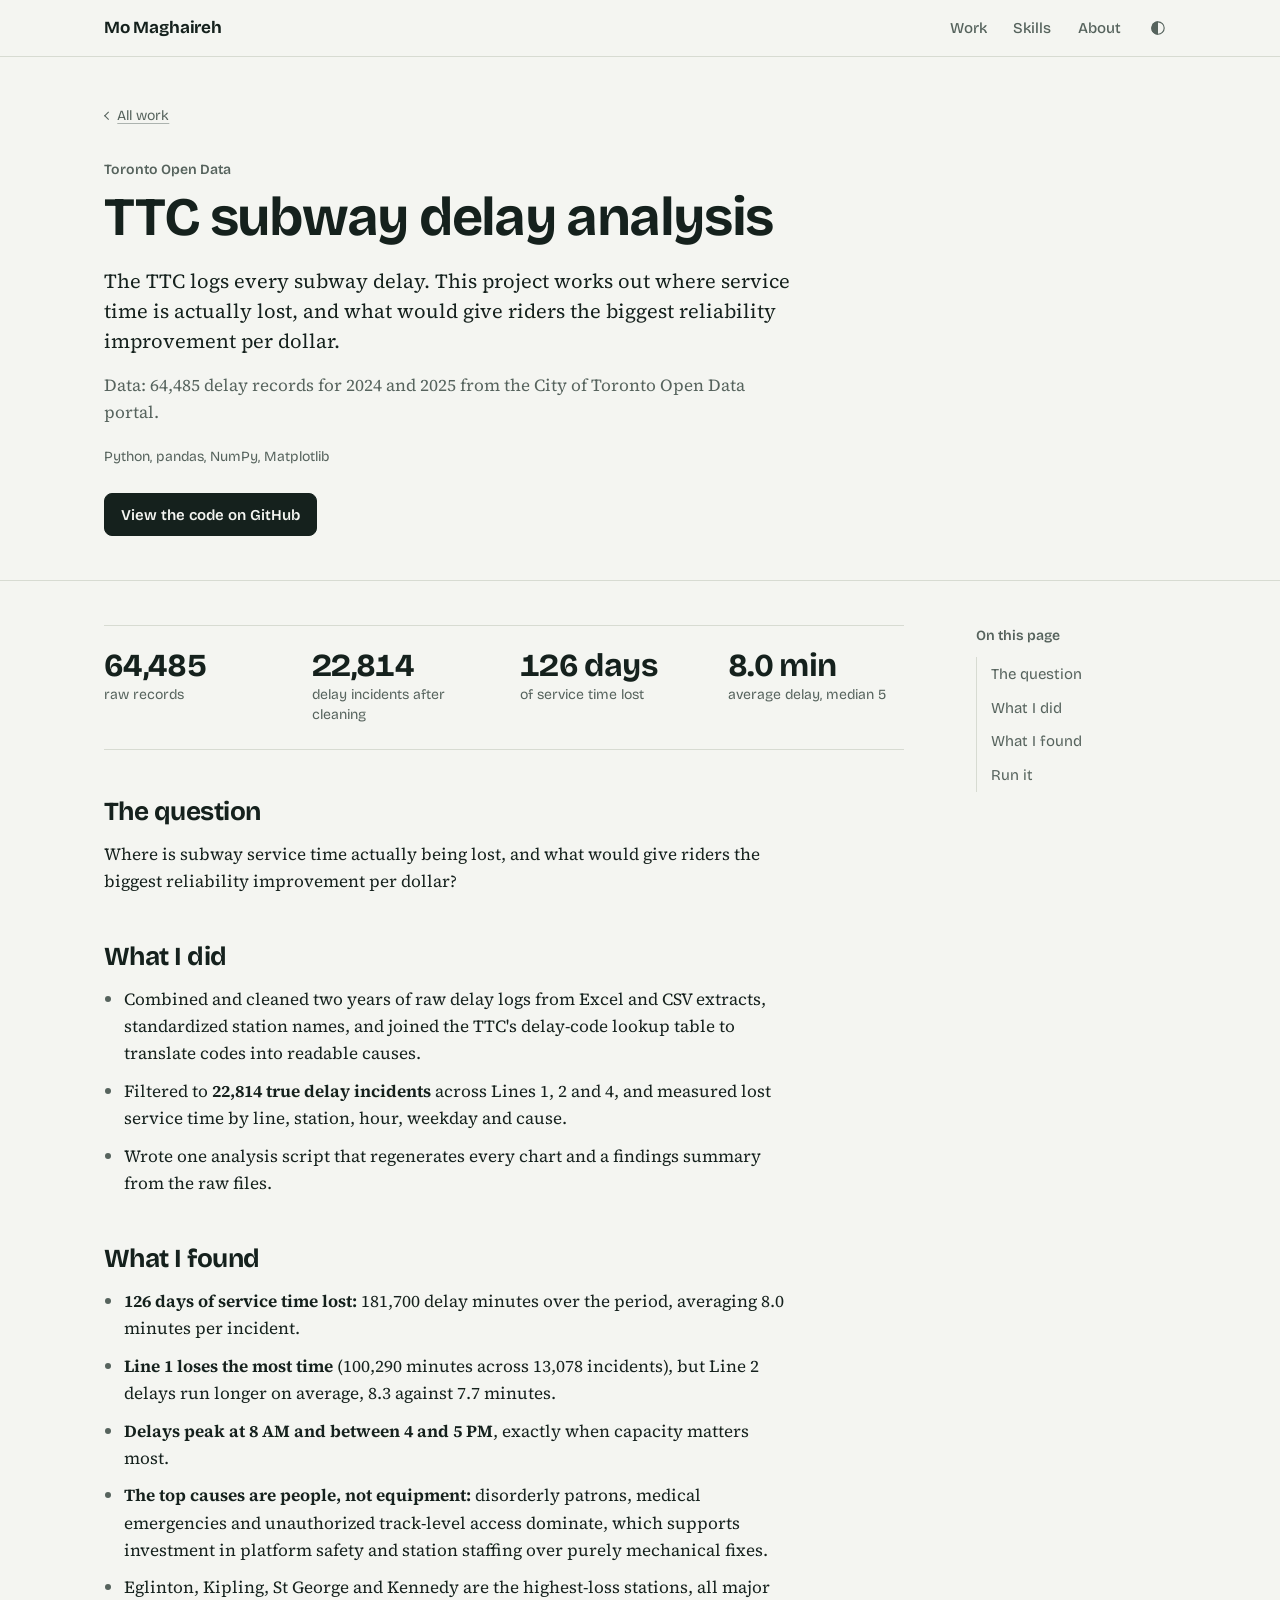
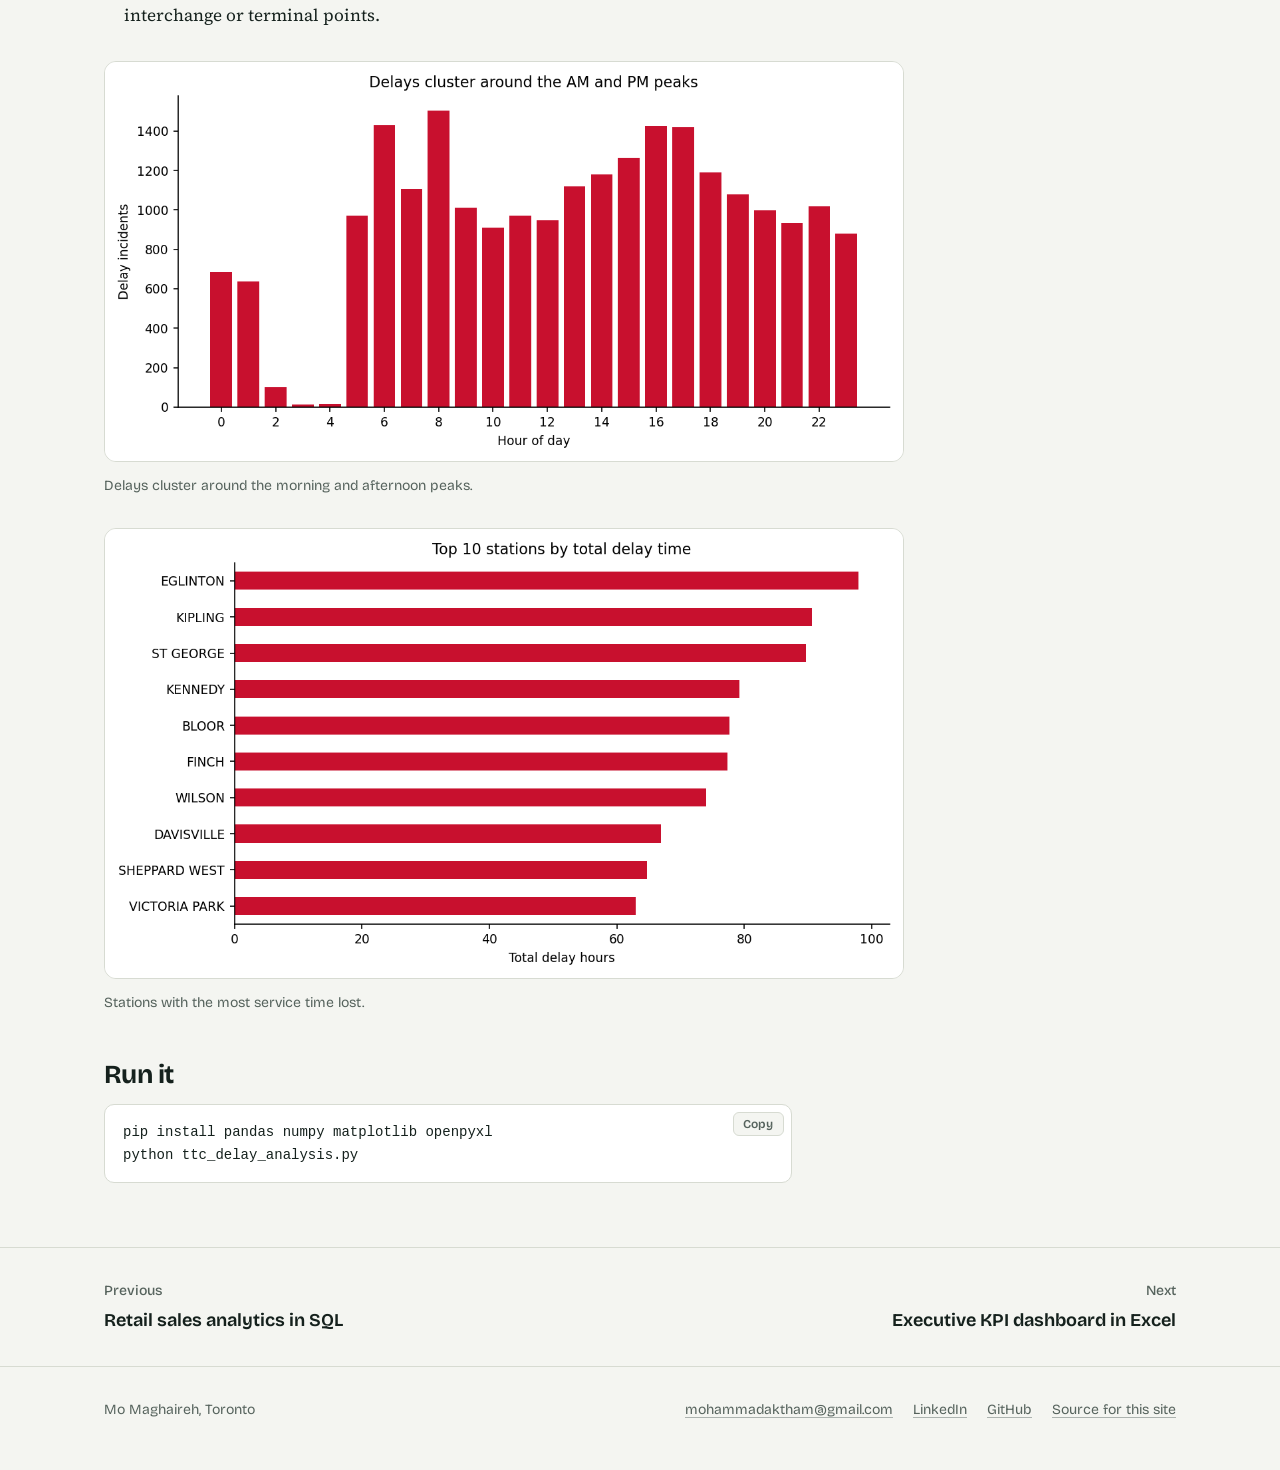
<file: projects/01-ttc-subway-delays/index.html>
<!doctype html>
<html lang="en" data-page="case">
<head>
<meta charset="utf-8">
<meta name="viewport" content="width=device-width, initial-scale=1">
<title>TTC subway delay analysis | Mo Maghaireh</title>
<meta name="description" content="Two years of real subway delay logs, cleaned and quantified: 126 days of service lost, and the leading causes are people, not equipment.">
<meta name="color-scheme" content="light dark">
<meta property="og:type" content="website">
<meta property="og:title" content="TTC subway delay analysis | Mo Maghaireh">
<meta property="og:description" content="Two years of real subway delay logs, cleaned and quantified: 126 days of service lost, and the leading causes are people, not equipment.">
<meta property="og:url" content="https://mohdaktham.github.io/projects/01-ttc-subway-delays/">
<meta property="og:image" content="https://mohdaktham.github.io/assets/img/og.png">
<meta name="twitter:card" content="summary_large_image">
<link rel="canonical" href="https://mohdaktham.github.io/projects/01-ttc-subway-delays/">
<link rel="icon" href="../../assets/favicon.svg" type="image/svg+xml">
<link rel="preload" href="../../assets/fonts/bricolage-grotesque-latin-wght-normal.woff2" as="font" type="font/woff2" crossorigin>
<link rel="stylesheet" href="../../assets/site.css">
<script>(function(){var d=document.documentElement;d.classList.add("js");try{var t=localStorage.getItem("theme");if(t)d.dataset.theme=t}catch(e){}setTimeout(function(){if(!window.siteReady)d.classList.remove("js")},4000)})()</script>
</head>
<body>
<a class="skip" href="#main">Skip to content</a>
<header class="top">
  <div class="wrap top-inner">
    <a class="brand" href="../../">Mo Maghaireh</a>
    <nav aria-label="Main">
      <a href="../../#work">Work</a>
      <a href="../../#skills">Skills</a>
      <a href="../../#about">About</a>
      <button type="button" class="theme" id="theme-toggle" aria-label="Switch between light and dark">
        <svg viewBox="0 0 24 24" width="18" height="18" aria-hidden="true"><path d="M12 3a9 9 0 1 0 0 18Z" fill="currentColor"/><circle cx="12" cy="12" r="8.25" fill="none" stroke="currentColor" stroke-width="1.5"/></svg>
      </button>
    </nav>
  </div>
  <div class="progress" aria-hidden="true"><span></span></div>
</header>
<main id="main">

<article class="case">
  <header class="case-head">
    <div class="wrap">
      <p class="crumb"><a href="../../#work">All work</a></p>
      <p class="kicker">Toronto Open Data</p>
      <h1 style="view-transition-name:title-01-ttc-subway-delays">TTC subway delay analysis</h1>
      <p class="lede">The TTC logs every subway delay. This project works out where service time is actually lost, and what would give riders the biggest reliability improvement per dollar.</p>
      <p class="context">Data: 64,485 delay records for 2024 and 2025 from the City of Toronto Open Data portal.</p>
      <p class="tools">Python, pandas, NumPy, Matplotlib</p>
      <p class="actions"><a class="btn btn-solid" href="https://github.com/mohdaktham/mohdaktham.github.io/tree/main/projects/01-ttc-subway-delays">View the code on GitHub</a></p>
    </div>
  </header>
  <div class="wrap case-body">
    <div class="case-main">
      
      <dl class="stats stat-strip"><div class="stat"><dt>raw records</dt><dd>64,485</dd></div><div class="stat"><dt>delay incidents after cleaning</dt><dd>22,814</dd></div><div class="stat"><dt>of service time lost</dt><dd>126 days</dd></div><div class="stat"><dt>average delay, median 5</dt><dd>8.0 min</dd></div></dl>
      
      <section class="block"><h2 id="the-question">The question</h2><p>Where is subway service time actually being lost, and what would give riders the biggest reliability improvement per dollar?</p></section><section class="block"><h2 id="what-i-did">What I did</h2><ul><li>Combined and cleaned two years of raw delay logs from Excel and CSV extracts, standardized station names, and joined the TTC&#x27;s delay-code lookup table to translate codes into readable causes.</li><li>Filtered to <strong>22,814 true delay incidents</strong> across Lines 1, 2 and 4, and measured lost service time by line, station, hour, weekday and cause.</li><li>Wrote one analysis script that regenerates every chart and a findings summary from the raw files.</li></ul></section><section class="block"><h2 id="what-i-found">What I found</h2><ul><li><strong>126 days of service time lost:</strong> 181,700 delay minutes over the period, averaging 8.0 minutes per incident.</li><li><strong>Line 1 loses the most time</strong> (100,290 minutes across 13,078 incidents), but Line 2 delays run longer on average, 8.3 against 7.7 minutes.</li><li><strong>Delays peak at 8 AM and between 4 and 5 PM</strong>, exactly when capacity matters most.</li><li><strong>The top causes are people, not equipment:</strong> disorderly patrons, medical emergencies and unauthorized track-level access dominate, which supports investment in platform safety and station staffing over purely mechanical fixes.</li><li>Eglinton, Kipling, St George and Kennedy are the highest-loss stations, all major interchange or terminal points.</li></ul></section><figure class="fig plate"><img src="charts/delay_by_hour.png" alt="Delay incidents by hour of day, peaking at 8 AM and late afternoon" width="1200" height="600" loading="lazy"><figcaption>Delays cluster around the morning and afternoon peaks.</figcaption></figure><figure class="fig plate"><img src="charts/top_stations.png" alt="The ten stations with the most delay minutes" width="1200" height="675" loading="lazy"><figcaption>Stations with the most service time lost.</figcaption></figure><section class="block"><h2 id="run-it">Run it</h2><pre><code>pip install pandas numpy matplotlib openpyxl
python ttc_delay_analysis.py</code></pre></section>
    </div>
    <nav class="toc" aria-label="On this page" data-toc>
      <p>On this page</p>
      <ol><li><a href="#the-question">The question</a></li><li><a href="#what-i-did">What I did</a></li><li><a href="#what-i-found">What I found</a></li><li><a href="#run-it">Run it</a></li></ol>
    </nav>
  </div>
  <nav class="pager" aria-label="Other projects">
    <div class="wrap pager-inner">
      <a href="../../projects/02-sql-retail-analytics/"><span>Previous</span>Retail sales analytics in SQL</a>
      <a href="../../projects/04-excel-kpi-dashboard/"><span>Next</span>Executive KPI dashboard in Excel</a>
    </div>
  </nav>
</article>

</main>
<footer class="foot">
  <div class="wrap foot-inner">
    <p>Mo Maghaireh, Toronto</p>
    <p>
      <a href="mailto:mohammadaktham@gmail.com">mohammadaktham@gmail.com</a>
      <a href="https://linkedin.com/in/mo-maghaireh">LinkedIn</a>
      <a href="https://github.com/mohdaktham">GitHub</a>
      <a href="https://github.com/mohdaktham/mohdaktham.github.io">Source for this site</a>
    </p>
  </div>
</footer>
<script src="../../assets/site.js" defer></script>
</body>
</html>
</file>
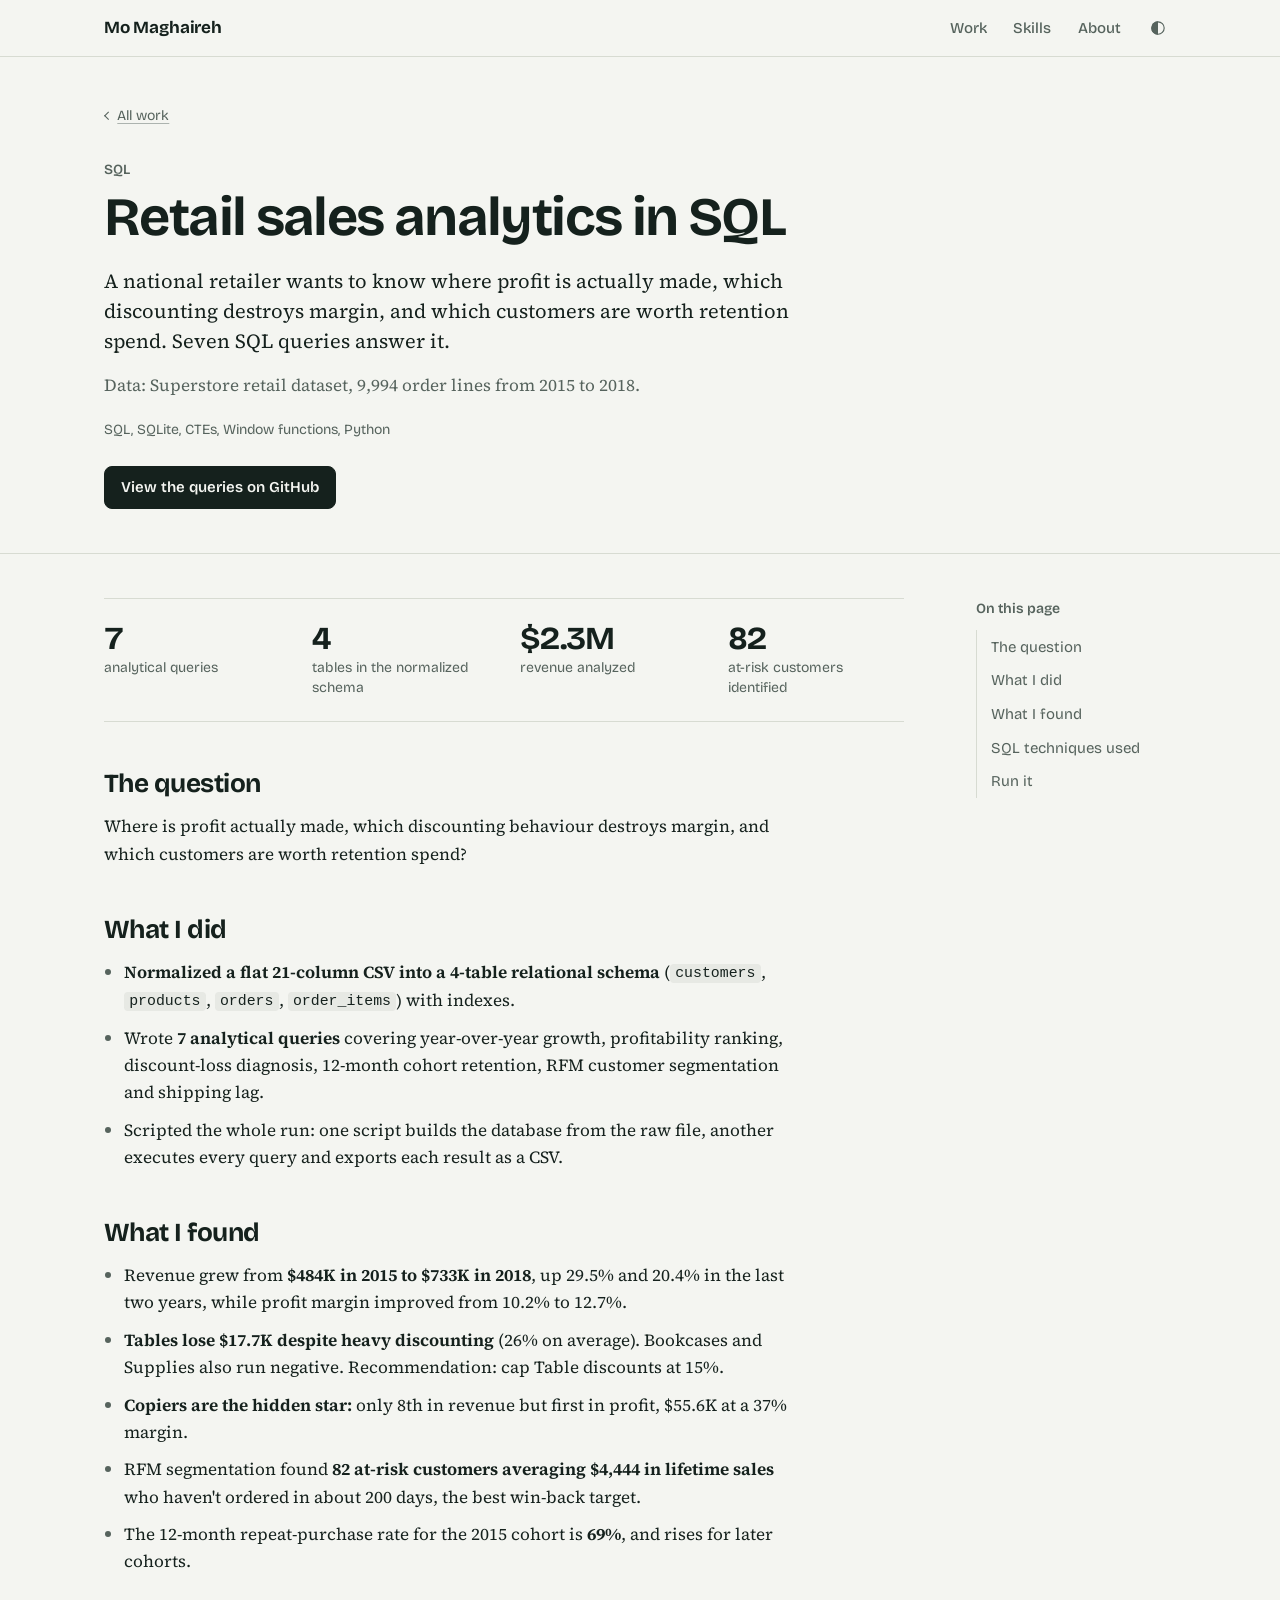
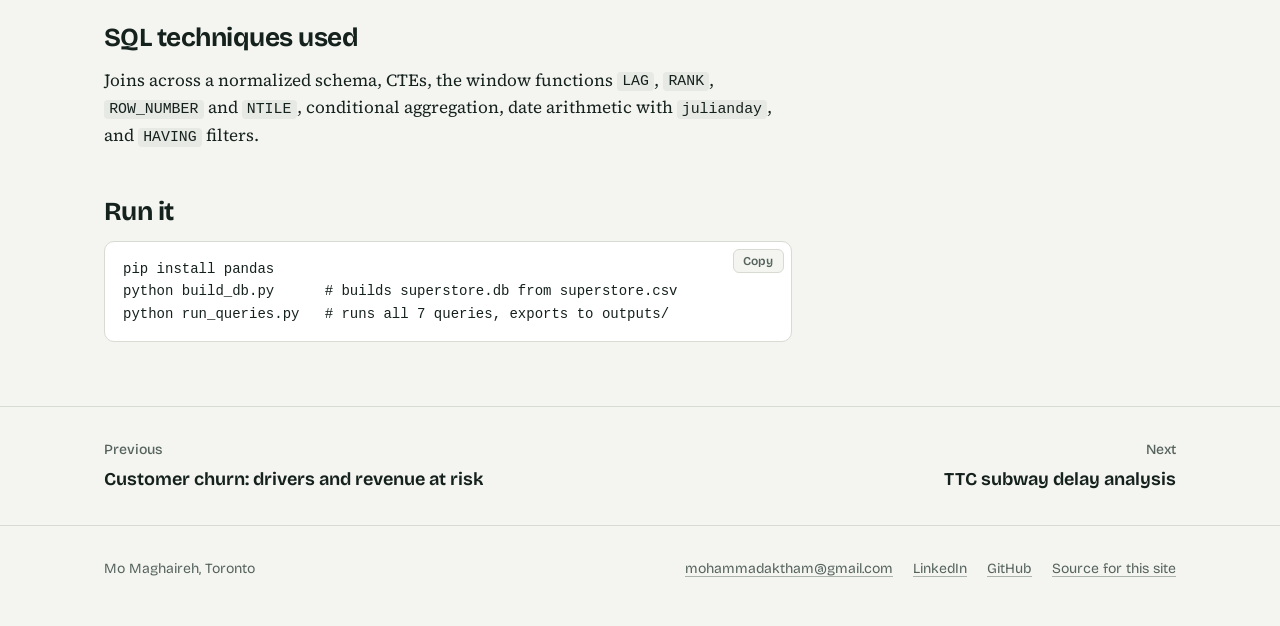
<file: projects/02-sql-retail-analytics/index.html>
<!doctype html>
<html lang="en" data-page="case">
<head>
<meta charset="utf-8">
<meta name="viewport" content="width=device-width, initial-scale=1">
<title>Retail sales analytics in SQL | Mo Maghaireh</title>
<meta name="description" content="A flat retail file normalized into a four-table schema, then seven queries that find where profit is made, where discounts destroy it and who to win back.">
<meta name="color-scheme" content="light dark">
<meta property="og:type" content="website">
<meta property="og:title" content="Retail sales analytics in SQL | Mo Maghaireh">
<meta property="og:description" content="A flat retail file normalized into a four-table schema, then seven queries that find where profit is made, where discounts destroy it and who to win back.">
<meta property="og:url" content="https://mohdaktham.github.io/projects/02-sql-retail-analytics/">
<meta property="og:image" content="https://mohdaktham.github.io/assets/img/og.png">
<meta name="twitter:card" content="summary_large_image">
<link rel="canonical" href="https://mohdaktham.github.io/projects/02-sql-retail-analytics/">
<link rel="icon" href="../../assets/favicon.svg" type="image/svg+xml">
<link rel="preload" href="../../assets/fonts/bricolage-grotesque-latin-wght-normal.woff2" as="font" type="font/woff2" crossorigin>
<link rel="stylesheet" href="../../assets/site.css">
<script>(function(){var d=document.documentElement;d.classList.add("js");try{var t=localStorage.getItem("theme");if(t)d.dataset.theme=t}catch(e){}setTimeout(function(){if(!window.siteReady)d.classList.remove("js")},4000)})()</script>
</head>
<body>
<a class="skip" href="#main">Skip to content</a>
<header class="top">
  <div class="wrap top-inner">
    <a class="brand" href="../../">Mo Maghaireh</a>
    <nav aria-label="Main">
      <a href="../../#work">Work</a>
      <a href="../../#skills">Skills</a>
      <a href="../../#about">About</a>
      <button type="button" class="theme" id="theme-toggle" aria-label="Switch between light and dark">
        <svg viewBox="0 0 24 24" width="18" height="18" aria-hidden="true"><path d="M12 3a9 9 0 1 0 0 18Z" fill="currentColor"/><circle cx="12" cy="12" r="8.25" fill="none" stroke="currentColor" stroke-width="1.5"/></svg>
      </button>
    </nav>
  </div>
  <div class="progress" aria-hidden="true"><span></span></div>
</header>
<main id="main">

<article class="case">
  <header class="case-head">
    <div class="wrap">
      <p class="crumb"><a href="../../#work">All work</a></p>
      <p class="kicker">SQL</p>
      <h1 style="view-transition-name:title-02-sql-retail-analytics">Retail sales analytics in SQL</h1>
      <p class="lede">A national retailer wants to know where profit is actually made, which discounting destroys margin, and which customers are worth retention spend. Seven SQL queries answer it.</p>
      <p class="context">Data: Superstore retail dataset, 9,994 order lines from 2015 to 2018.</p>
      <p class="tools">SQL, SQLite, CTEs, Window functions, Python</p>
      <p class="actions"><a class="btn btn-solid" href="https://github.com/mohdaktham/mohdaktham.github.io/tree/main/projects/02-sql-retail-analytics">View the queries on GitHub</a></p>
    </div>
  </header>
  <div class="wrap case-body">
    <div class="case-main">
      
      <dl class="stats stat-strip"><div class="stat"><dt>analytical queries</dt><dd>7</dd></div><div class="stat"><dt>tables in the normalized schema</dt><dd>4</dd></div><div class="stat"><dt>revenue analyzed</dt><dd>$2.3M</dd></div><div class="stat"><dt>at-risk customers identified</dt><dd>82</dd></div></dl>
      
      <section class="block"><h2 id="the-question">The question</h2><p>Where is profit actually made, which discounting behaviour destroys margin, and which customers are worth retention spend?</p></section><section class="block"><h2 id="what-i-did">What I did</h2><ul><li><strong>Normalized a flat 21-column CSV into a 4-table relational schema</strong> (<code>customers</code>, <code>products</code>, <code>orders</code>, <code>order_items</code>) with indexes.</li><li>Wrote <strong>7 analytical queries</strong> covering year-over-year growth, profitability ranking, discount-loss diagnosis, 12-month cohort retention, RFM customer segmentation and shipping lag.</li><li>Scripted the whole run: one script builds the database from the raw file, another executes every query and exports each result as a CSV.</li></ul></section><section class="block"><h2 id="what-i-found">What I found</h2><ul><li>Revenue grew from <strong>$484K in 2015 to $733K in 2018</strong>, up 29.5% and 20.4% in the last two years, while profit margin improved from 10.2% to 12.7%.</li><li><strong>Tables lose $17.7K despite heavy discounting</strong> (26% on average). Bookcases and Supplies also run negative. Recommendation: cap Table discounts at 15%.</li><li><strong>Copiers are the hidden star:</strong> only 8th in revenue but first in profit, $55.6K at a 37% margin.</li><li>RFM segmentation found <strong>82 at-risk customers averaging $4,444 in lifetime sales</strong> who haven&#x27;t ordered in about 200 days, the best win-back target.</li><li>The 12-month repeat-purchase rate for the 2015 cohort is <strong>69%</strong>, and rises for later cohorts.</li></ul></section><section class="block"><h2 id="sql-techniques-used">SQL techniques used</h2><p>Joins across a normalized schema, CTEs, the window functions <code>LAG</code>, <code>RANK</code>, <code>ROW_NUMBER</code> and <code>NTILE</code>, conditional aggregation, date arithmetic with <code>julianday</code>, and <code>HAVING</code> filters.</p></section><section class="block"><h2 id="run-it">Run it</h2><pre><code>pip install pandas
python build_db.py      # builds superstore.db from superstore.csv
python run_queries.py   # runs all 7 queries, exports to outputs/</code></pre></section>
    </div>
    <nav class="toc" aria-label="On this page" data-toc>
      <p>On this page</p>
      <ol><li><a href="#the-question">The question</a></li><li><a href="#what-i-did">What I did</a></li><li><a href="#what-i-found">What I found</a></li><li><a href="#sql-techniques-used">SQL techniques used</a></li><li><a href="#run-it">Run it</a></li></ol>
    </nav>
  </div>
  <nav class="pager" aria-label="Other projects">
    <div class="wrap pager-inner">
      <a href="../../projects/03-customer-churn/"><span>Previous</span>Customer churn: drivers and revenue at risk</a>
      <a href="../../projects/01-ttc-subway-delays/"><span>Next</span>TTC subway delay analysis</a>
    </div>
  </nav>
</article>

</main>
<footer class="foot">
  <div class="wrap foot-inner">
    <p>Mo Maghaireh, Toronto</p>
    <p>
      <a href="mailto:mohammadaktham@gmail.com">mohammadaktham@gmail.com</a>
      <a href="https://linkedin.com/in/mo-maghaireh">LinkedIn</a>
      <a href="https://github.com/mohdaktham">GitHub</a>
      <a href="https://github.com/mohdaktham/mohdaktham.github.io">Source for this site</a>
    </p>
  </div>
</footer>
<script src="../../assets/site.js" defer></script>
</body>
</html>
</file>
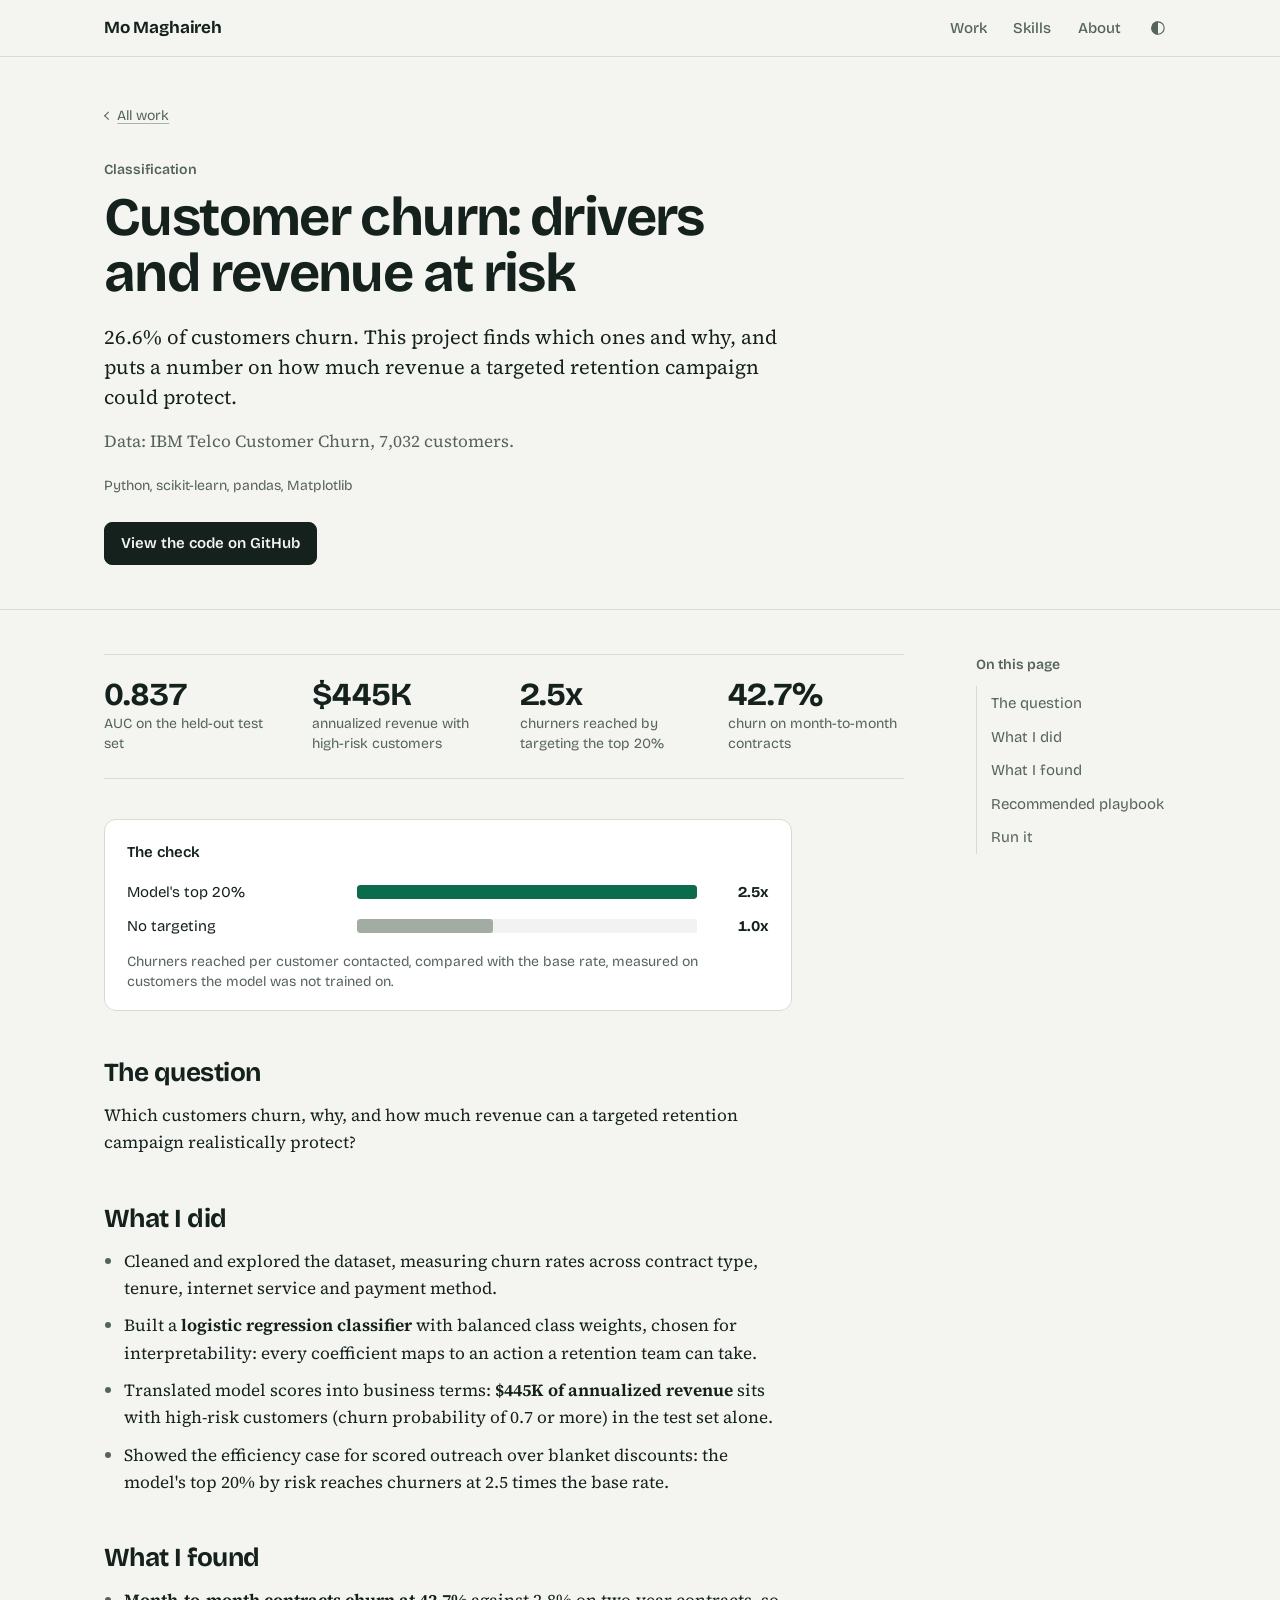
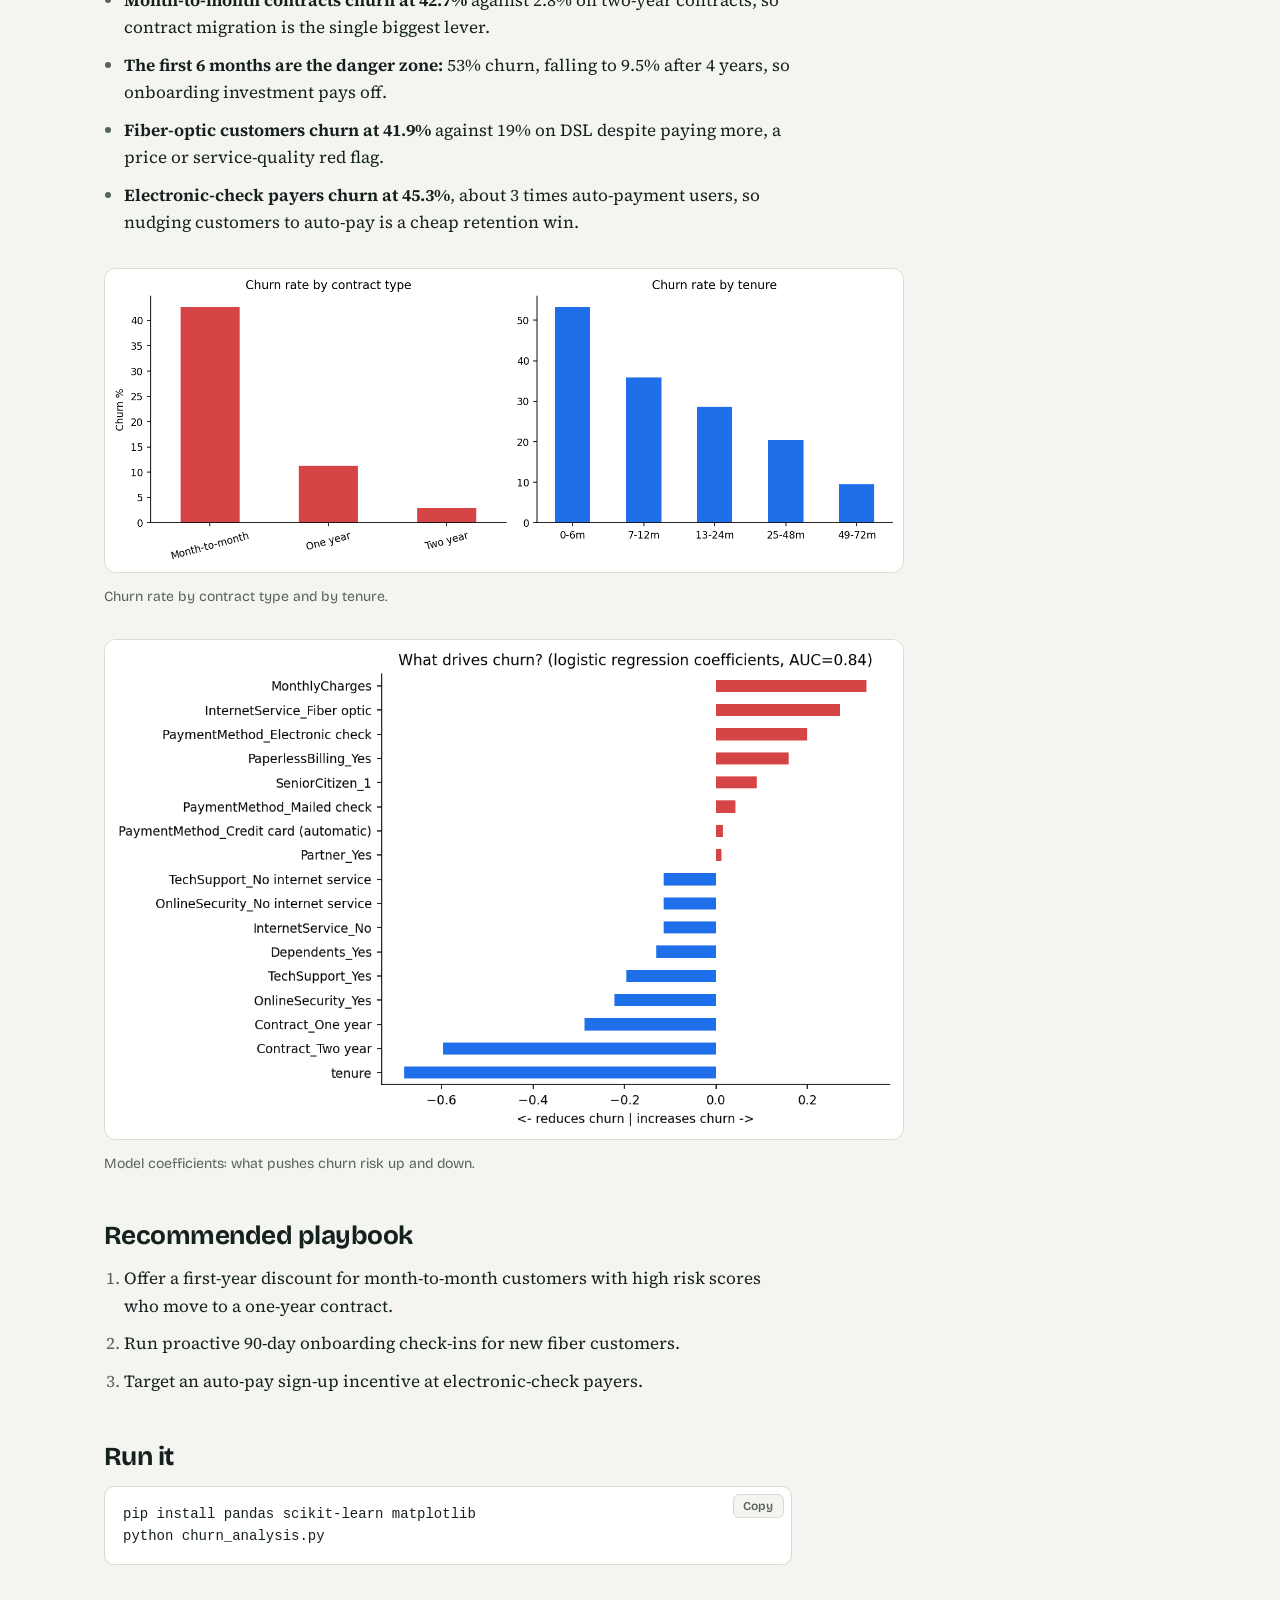
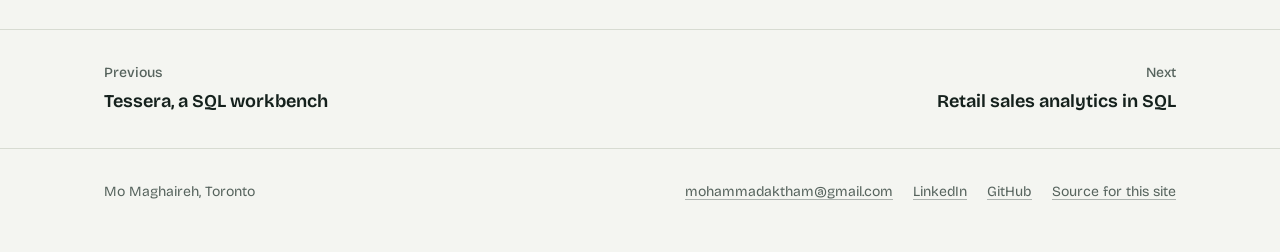
<file: projects/03-customer-churn/index.html>
<!doctype html>
<html lang="en" data-page="case">
<head>
<meta charset="utf-8">
<meta name="viewport" content="width=device-width, initial-scale=1">
<title>Customer churn: drivers and revenue at risk | Mo Maghaireh</title>
<meta name="description" content="An interpretable churn model for 7,032 telecom customers, turned into a three-step retention playbook and a figure for the revenue at stake.">
<meta name="color-scheme" content="light dark">
<meta property="og:type" content="website">
<meta property="og:title" content="Customer churn: drivers and revenue at risk | Mo Maghaireh">
<meta property="og:description" content="An interpretable churn model for 7,032 telecom customers, turned into a three-step retention playbook and a figure for the revenue at stake.">
<meta property="og:url" content="https://mohdaktham.github.io/projects/03-customer-churn/">
<meta property="og:image" content="https://mohdaktham.github.io/assets/img/og.png">
<meta name="twitter:card" content="summary_large_image">
<link rel="canonical" href="https://mohdaktham.github.io/projects/03-customer-churn/">
<link rel="icon" href="../../assets/favicon.svg" type="image/svg+xml">
<link rel="preload" href="../../assets/fonts/bricolage-grotesque-latin-wght-normal.woff2" as="font" type="font/woff2" crossorigin>
<link rel="stylesheet" href="../../assets/site.css">
<script>(function(){var d=document.documentElement;d.classList.add("js");try{var t=localStorage.getItem("theme");if(t)d.dataset.theme=t}catch(e){}setTimeout(function(){if(!window.siteReady)d.classList.remove("js")},4000)})()</script>
</head>
<body>
<a class="skip" href="#main">Skip to content</a>
<header class="top">
  <div class="wrap top-inner">
    <a class="brand" href="../../">Mo Maghaireh</a>
    <nav aria-label="Main">
      <a href="../../#work">Work</a>
      <a href="../../#skills">Skills</a>
      <a href="../../#about">About</a>
      <button type="button" class="theme" id="theme-toggle" aria-label="Switch between light and dark">
        <svg viewBox="0 0 24 24" width="18" height="18" aria-hidden="true"><path d="M12 3a9 9 0 1 0 0 18Z" fill="currentColor"/><circle cx="12" cy="12" r="8.25" fill="none" stroke="currentColor" stroke-width="1.5"/></svg>
      </button>
    </nav>
  </div>
  <div class="progress" aria-hidden="true"><span></span></div>
</header>
<main id="main">

<article class="case">
  <header class="case-head">
    <div class="wrap">
      <p class="crumb"><a href="../../#work">All work</a></p>
      <p class="kicker">Classification</p>
      <h1 style="view-transition-name:title-03-customer-churn">Customer churn: drivers and revenue at risk</h1>
      <p class="lede">26.6% of customers churn. This project finds which ones and why, and puts a number on how much revenue a targeted retention campaign could protect.</p>
      <p class="context">Data: IBM Telco Customer Churn, 7,032 customers.</p>
      <p class="tools">Python, scikit-learn, pandas, Matplotlib</p>
      <p class="actions"><a class="btn btn-solid" href="https://github.com/mohdaktham/mohdaktham.github.io/tree/main/projects/03-customer-churn">View the code on GitHub</a></p>
    </div>
  </header>
  <div class="wrap case-body">
    <div class="case-main">
      
      <dl class="stats stat-strip"><div class="stat"><dt>AUC on the held-out test set</dt><dd>0.837</dd></div><div class="stat"><dt>annualized revenue with high-risk customers</dt><dd>$445K</dd></div><div class="stat"><dt>churners reached by targeting the top 20%</dt><dd>2.5x</dd></div><div class="stat"><dt>churn on month-to-month contracts</dt><dd>42.7%</dd></div></dl>
      <figure class="evidence check"><p class="evidence-title">The check</p><div class="bars" role="img" aria-label="Model&#x27;s top 20% 2.5x; No targeting 1.0x"><div class="bar"><span class="bar-label">Model&#x27;s top 20%</span><span class="bar-track"><span class="bar-fill tone-signal" style="width:100.0%;--i:0"></span></span><span class="bar-value">2.5x</span></div><div class="bar"><span class="bar-label">No targeting</span><span class="bar-track"><span class="bar-fill tone-baseline" style="width:40.0%;--i:1"></span></span><span class="bar-value">1.0x</span></div></div><figcaption>Churners reached per customer contacted, compared with the base rate, measured on customers the model was not trained on.</figcaption></figure>
      <section class="block"><h2 id="the-question">The question</h2><p>Which customers churn, why, and how much revenue can a targeted retention campaign realistically protect?</p></section><section class="block"><h2 id="what-i-did">What I did</h2><ul><li>Cleaned and explored the dataset, measuring churn rates across contract type, tenure, internet service and payment method.</li><li>Built a <strong>logistic regression classifier</strong> with balanced class weights, chosen for interpretability: every coefficient maps to an action a retention team can take.</li><li>Translated model scores into business terms: <strong>$445K of annualized revenue</strong> sits with high-risk customers (churn probability of 0.7 or more) in the test set alone.</li><li>Showed the efficiency case for scored outreach over blanket discounts: the model&#x27;s top 20% by risk reaches churners at 2.5 times the base rate.</li></ul></section><section class="block"><h2 id="what-i-found">What I found</h2><ul><li><strong>Month-to-month contracts churn at 42.7%</strong> against 2.8% on two-year contracts, so contract migration is the single biggest lever.</li><li><strong>The first 6 months are the danger zone:</strong> 53% churn, falling to 9.5% after 4 years, so onboarding investment pays off.</li><li><strong>Fiber-optic customers churn at 41.9%</strong> against 19% on DSL despite paying more, a price or service-quality red flag.</li><li><strong>Electronic-check payers churn at 45.3%</strong>, about 3 times auto-payment users, so nudging customers to auto-pay is a cheap retention win.</li></ul></section><figure class="fig plate"><img src="charts/churn_drivers.png" alt="Churn rate by contract type and by tenure" width="1500" height="570" loading="lazy"><figcaption>Churn rate by contract type and by tenure.</figcaption></figure><figure class="fig plate"><img src="charts/model_coefficients.png" alt="Logistic regression coefficients, the drivers of churn" width="1200" height="750" loading="lazy"><figcaption>Model coefficients: what pushes churn risk up and down.</figcaption></figure><section class="block"><h2 id="recommended-playbook">Recommended playbook</h2><ol><li>Offer a first-year discount for month-to-month customers with high risk scores who move to a one-year contract.</li><li>Run proactive 90-day onboarding check-ins for new fiber customers.</li><li>Target an auto-pay sign-up incentive at electronic-check payers.</li></ol></section><section class="block"><h2 id="run-it">Run it</h2><pre><code>pip install pandas scikit-learn matplotlib
python churn_analysis.py</code></pre></section>
    </div>
    <nav class="toc" aria-label="On this page" data-toc>
      <p>On this page</p>
      <ol><li><a href="#the-question">The question</a></li><li><a href="#what-i-did">What I did</a></li><li><a href="#what-i-found">What I found</a></li><li><a href="#recommended-playbook">Recommended playbook</a></li><li><a href="#run-it">Run it</a></li></ol>
    </nav>
  </div>
  <nav class="pager" aria-label="Other projects">
    <div class="wrap pager-inner">
      <a href="../../projects/tessera/"><span>Previous</span>Tessera, a SQL workbench</a>
      <a href="../../projects/02-sql-retail-analytics/"><span>Next</span>Retail sales analytics in SQL</a>
    </div>
  </nav>
</article>

</main>
<footer class="foot">
  <div class="wrap foot-inner">
    <p>Mo Maghaireh, Toronto</p>
    <p>
      <a href="mailto:mohammadaktham@gmail.com">mohammadaktham@gmail.com</a>
      <a href="https://linkedin.com/in/mo-maghaireh">LinkedIn</a>
      <a href="https://github.com/mohdaktham">GitHub</a>
      <a href="https://github.com/mohdaktham/mohdaktham.github.io">Source for this site</a>
    </p>
  </div>
</footer>
<script src="../../assets/site.js" defer></script>
</body>
</html>
</file>
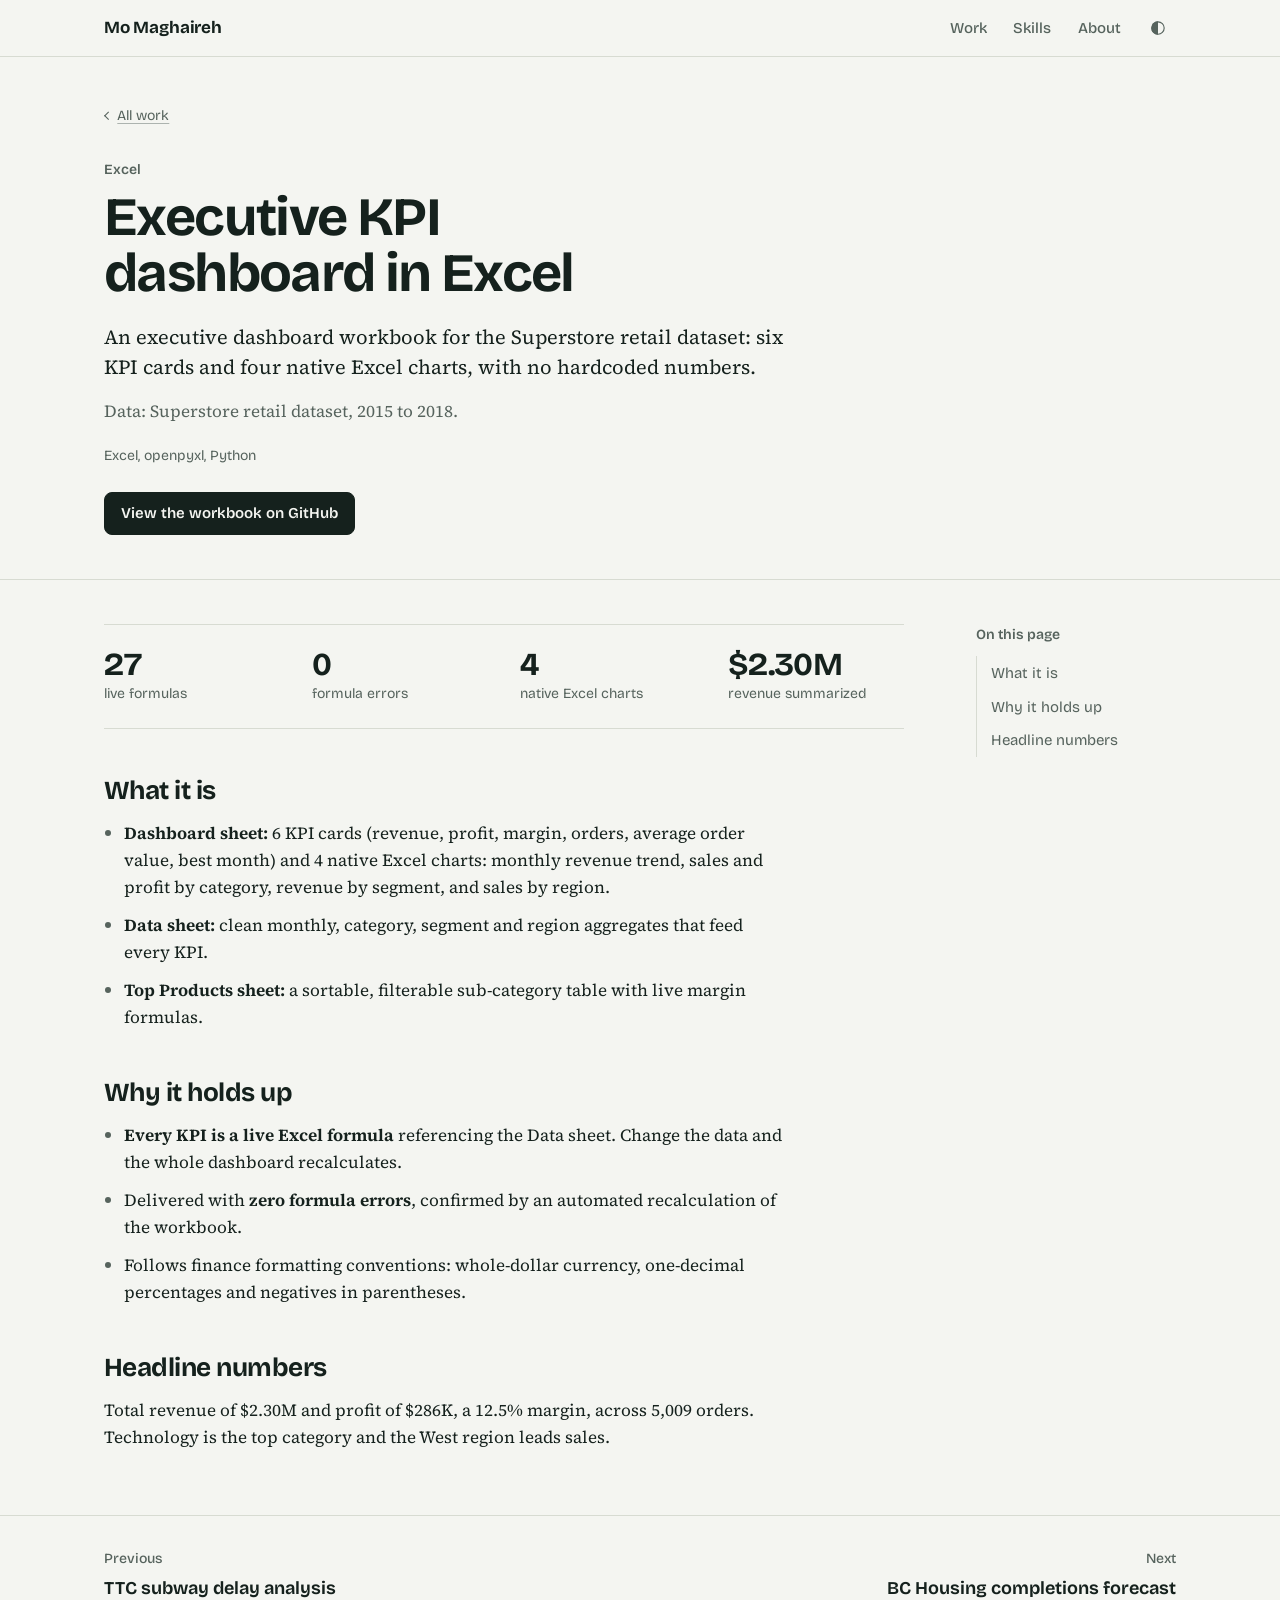
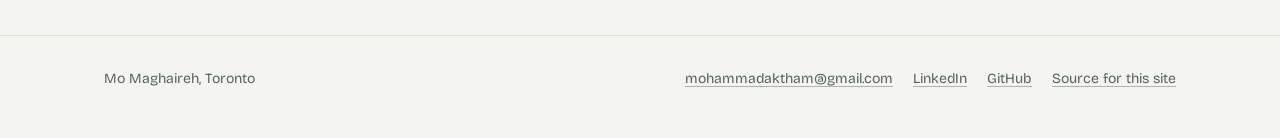
<file: projects/04-excel-kpi-dashboard/index.html>
<!doctype html>
<html lang="en" data-page="case">
<head>
<meta charset="utf-8">
<meta name="viewport" content="width=device-width, initial-scale=1">
<title>Executive KPI dashboard in Excel | Mo Maghaireh</title>
<meta name="description" content="A three-sheet executive workbook where every number is a live formula, built by a script so it can be regenerated from the data.">
<meta name="color-scheme" content="light dark">
<meta property="og:type" content="website">
<meta property="og:title" content="Executive KPI dashboard in Excel | Mo Maghaireh">
<meta property="og:description" content="A three-sheet executive workbook where every number is a live formula, built by a script so it can be regenerated from the data.">
<meta property="og:url" content="https://mohdaktham.github.io/projects/04-excel-kpi-dashboard/">
<meta property="og:image" content="https://mohdaktham.github.io/assets/img/og.png">
<meta name="twitter:card" content="summary_large_image">
<link rel="canonical" href="https://mohdaktham.github.io/projects/04-excel-kpi-dashboard/">
<link rel="icon" href="../../assets/favicon.svg" type="image/svg+xml">
<link rel="preload" href="../../assets/fonts/bricolage-grotesque-latin-wght-normal.woff2" as="font" type="font/woff2" crossorigin>
<link rel="stylesheet" href="../../assets/site.css">
<script>(function(){var d=document.documentElement;d.classList.add("js");try{var t=localStorage.getItem("theme");if(t)d.dataset.theme=t}catch(e){}setTimeout(function(){if(!window.siteReady)d.classList.remove("js")},4000)})()</script>
</head>
<body>
<a class="skip" href="#main">Skip to content</a>
<header class="top">
  <div class="wrap top-inner">
    <a class="brand" href="../../">Mo Maghaireh</a>
    <nav aria-label="Main">
      <a href="../../#work">Work</a>
      <a href="../../#skills">Skills</a>
      <a href="../../#about">About</a>
      <button type="button" class="theme" id="theme-toggle" aria-label="Switch between light and dark">
        <svg viewBox="0 0 24 24" width="18" height="18" aria-hidden="true"><path d="M12 3a9 9 0 1 0 0 18Z" fill="currentColor"/><circle cx="12" cy="12" r="8.25" fill="none" stroke="currentColor" stroke-width="1.5"/></svg>
      </button>
    </nav>
  </div>
  <div class="progress" aria-hidden="true"><span></span></div>
</header>
<main id="main">

<article class="case">
  <header class="case-head">
    <div class="wrap">
      <p class="crumb"><a href="../../#work">All work</a></p>
      <p class="kicker">Excel</p>
      <h1 style="view-transition-name:title-04-excel-kpi-dashboard">Executive KPI dashboard in Excel</h1>
      <p class="lede">An executive dashboard workbook for the Superstore retail dataset: six KPI cards and four native Excel charts, with no hardcoded numbers.</p>
      <p class="context">Data: Superstore retail dataset, 2015 to 2018.</p>
      <p class="tools">Excel, openpyxl, Python</p>
      <p class="actions"><a class="btn btn-solid" href="https://github.com/mohdaktham/mohdaktham.github.io/tree/main/projects/04-excel-kpi-dashboard">View the workbook on GitHub</a></p>
    </div>
  </header>
  <div class="wrap case-body">
    <div class="case-main">
      
      <dl class="stats stat-strip"><div class="stat"><dt>live formulas</dt><dd>27</dd></div><div class="stat"><dt>formula errors</dt><dd>0</dd></div><div class="stat"><dt>native Excel charts</dt><dd>4</dd></div><div class="stat"><dt>revenue summarized</dt><dd>$2.30M</dd></div></dl>
      
      <section class="block"><h2 id="what-it-is">What it is</h2><ul><li><strong>Dashboard sheet:</strong> 6 KPI cards (revenue, profit, margin, orders, average order value, best month) and 4 native Excel charts: monthly revenue trend, sales and profit by category, revenue by segment, and sales by region.</li><li><strong>Data sheet:</strong> clean monthly, category, segment and region aggregates that feed every KPI.</li><li><strong>Top Products sheet:</strong> a sortable, filterable sub-category table with live margin formulas.</li></ul></section><section class="block"><h2 id="why-it-holds-up">Why it holds up</h2><ul><li><strong>Every KPI is a live Excel formula</strong> referencing the Data sheet. Change the data and the whole dashboard recalculates.</li><li>Delivered with <strong>zero formula errors</strong>, confirmed by an automated recalculation of the workbook.</li><li>Follows finance formatting conventions: whole-dollar currency, one-decimal percentages and negatives in parentheses.</li></ul></section><section class="block"><h2 id="headline-numbers">Headline numbers</h2><p>Total revenue of $2.30M and profit of $286K, a 12.5% margin, across 5,009 orders. Technology is the top category and the West region leads sales.</p></section>
    </div>
    <nav class="toc" aria-label="On this page" data-toc>
      <p>On this page</p>
      <ol><li><a href="#what-it-is">What it is</a></li><li><a href="#why-it-holds-up">Why it holds up</a></li><li><a href="#headline-numbers">Headline numbers</a></li></ol>
    </nav>
  </div>
  <nav class="pager" aria-label="Other projects">
    <div class="wrap pager-inner">
      <a href="../../projects/01-ttc-subway-delays/"><span>Previous</span>TTC subway delay analysis</a>
      <a href="../../projects/05-bc-housing-forecast/"><span>Next</span>BC Housing completions forecast</a>
    </div>
  </nav>
</article>

</main>
<footer class="foot">
  <div class="wrap foot-inner">
    <p>Mo Maghaireh, Toronto</p>
    <p>
      <a href="mailto:mohammadaktham@gmail.com">mohammadaktham@gmail.com</a>
      <a href="https://linkedin.com/in/mo-maghaireh">LinkedIn</a>
      <a href="https://github.com/mohdaktham">GitHub</a>
      <a href="https://github.com/mohdaktham/mohdaktham.github.io">Source for this site</a>
    </p>
  </div>
</footer>
<script src="../../assets/site.js" defer></script>
</body>
</html>
</file>
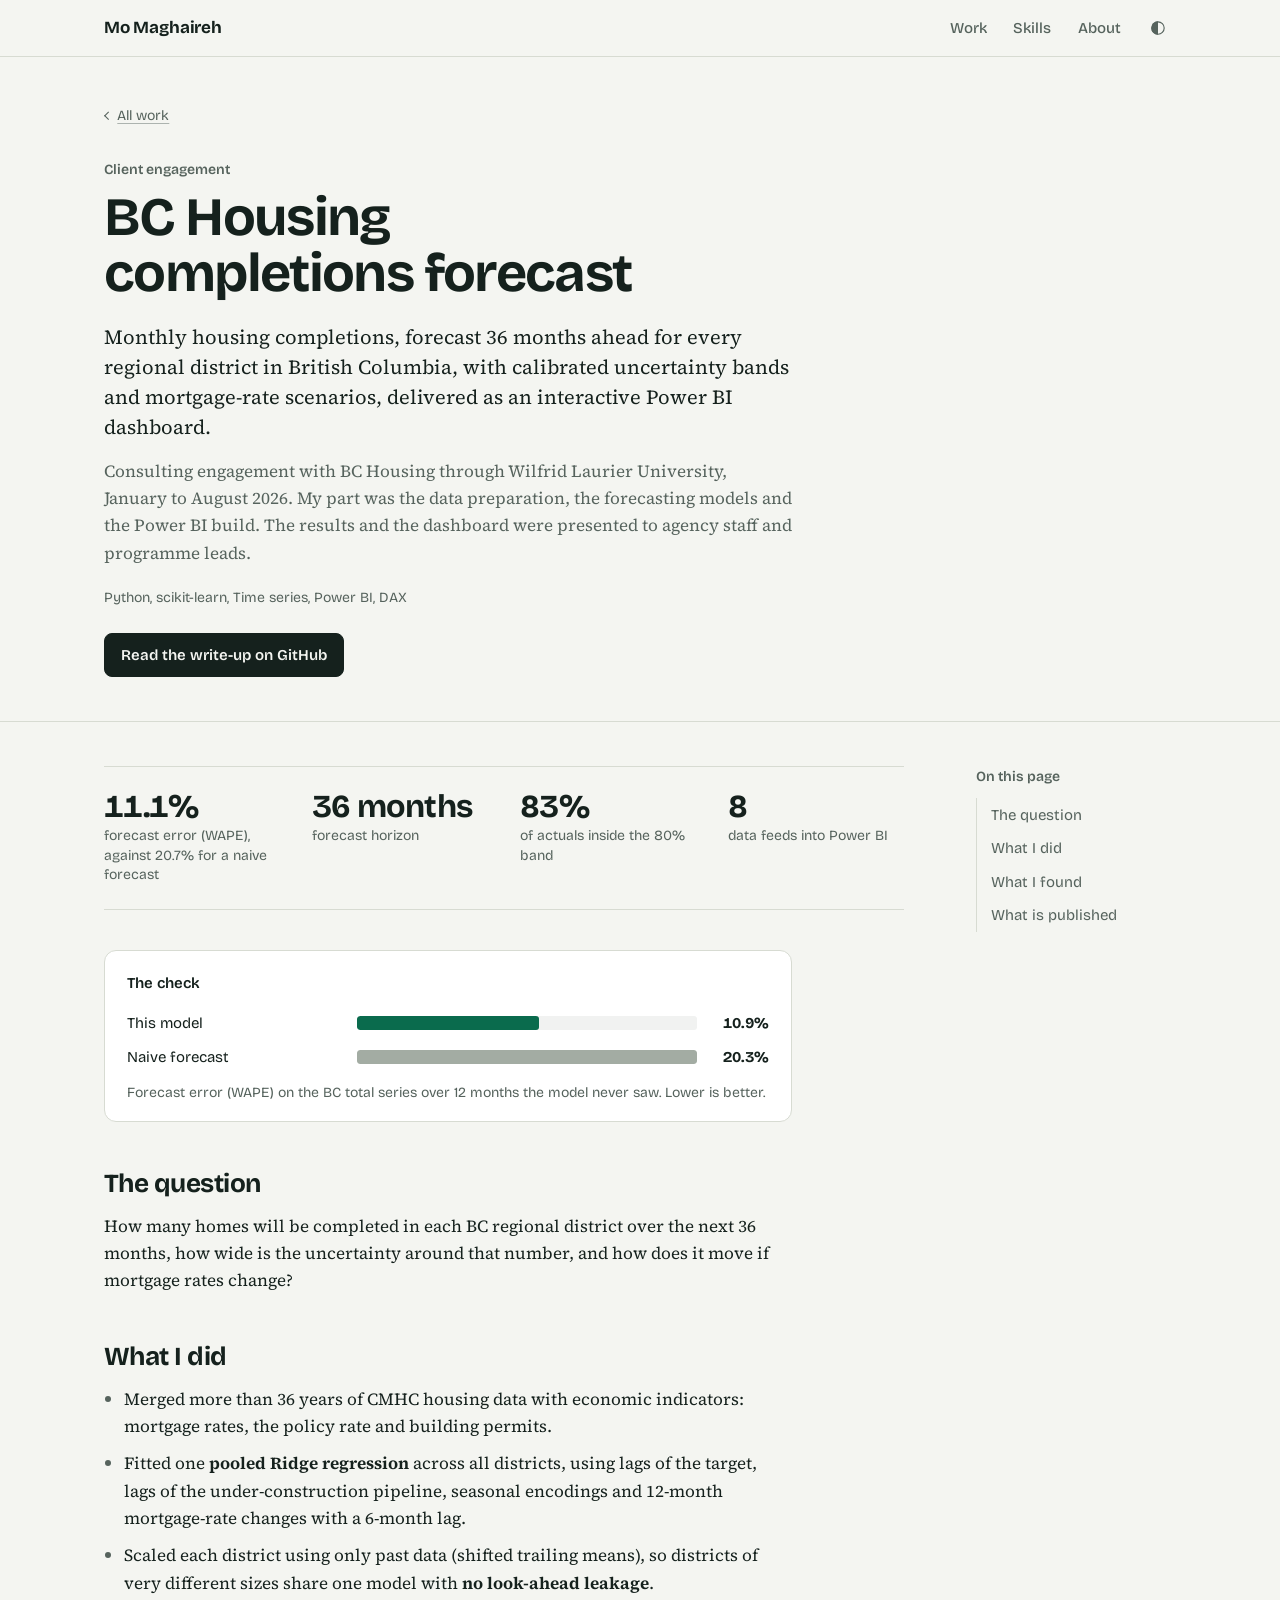
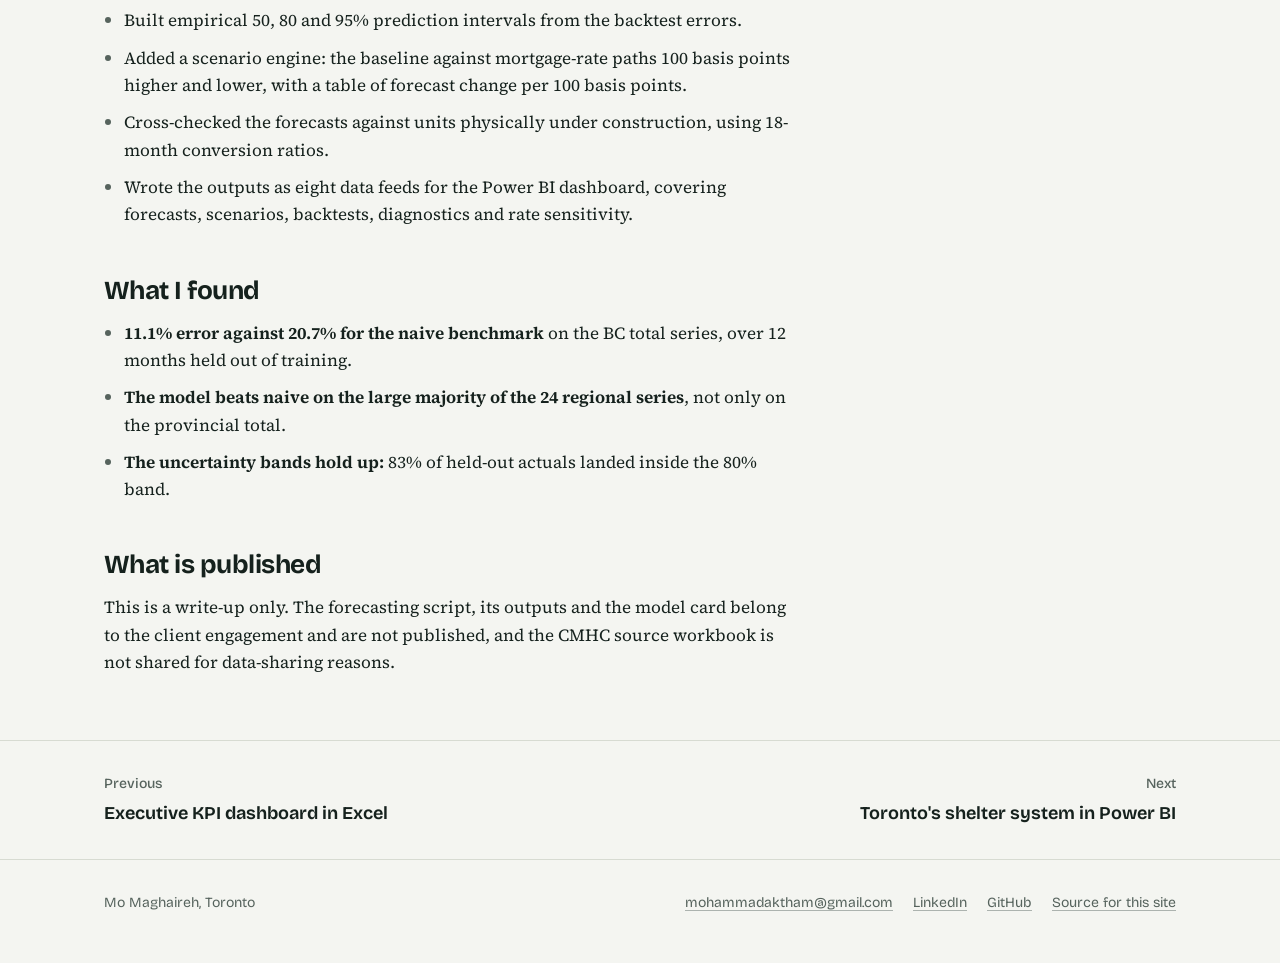
<file: projects/05-bc-housing-forecast/index.html>
<!doctype html>
<html lang="en" data-page="case">
<head>
<meta charset="utf-8">
<meta name="viewport" content="width=device-width, initial-scale=1">
<title>BC Housing completions forecast | Mo Maghaireh</title>
<meta name="description" content="36-month forecasts of housing completions for every BC regional district, with error cut nearly in half against a naive forecast.">
<meta name="color-scheme" content="light dark">
<meta property="og:type" content="website">
<meta property="og:title" content="BC Housing completions forecast | Mo Maghaireh">
<meta property="og:description" content="36-month forecasts of housing completions for every BC regional district, with error cut nearly in half against a naive forecast.">
<meta property="og:url" content="https://mohdaktham.github.io/projects/05-bc-housing-forecast/">
<meta property="og:image" content="https://mohdaktham.github.io/assets/img/og.png">
<meta name="twitter:card" content="summary_large_image">
<link rel="canonical" href="https://mohdaktham.github.io/projects/05-bc-housing-forecast/">
<link rel="icon" href="../../assets/favicon.svg" type="image/svg+xml">
<link rel="preload" href="../../assets/fonts/bricolage-grotesque-latin-wght-normal.woff2" as="font" type="font/woff2" crossorigin>
<link rel="stylesheet" href="../../assets/site.css">
<script>(function(){var d=document.documentElement;d.classList.add("js");try{var t=localStorage.getItem("theme");if(t)d.dataset.theme=t}catch(e){}setTimeout(function(){if(!window.siteReady)d.classList.remove("js")},4000)})()</script>
</head>
<body>
<a class="skip" href="#main">Skip to content</a>
<header class="top">
  <div class="wrap top-inner">
    <a class="brand" href="../../">Mo Maghaireh</a>
    <nav aria-label="Main">
      <a href="../../#work">Work</a>
      <a href="../../#skills">Skills</a>
      <a href="../../#about">About</a>
      <button type="button" class="theme" id="theme-toggle" aria-label="Switch between light and dark">
        <svg viewBox="0 0 24 24" width="18" height="18" aria-hidden="true"><path d="M12 3a9 9 0 1 0 0 18Z" fill="currentColor"/><circle cx="12" cy="12" r="8.25" fill="none" stroke="currentColor" stroke-width="1.5"/></svg>
      </button>
    </nav>
  </div>
  <div class="progress" aria-hidden="true"><span></span></div>
</header>
<main id="main">

<article class="case">
  <header class="case-head">
    <div class="wrap">
      <p class="crumb"><a href="../../#work">All work</a></p>
      <p class="kicker">Client engagement</p>
      <h1 style="view-transition-name:title-05-bc-housing-forecast">BC Housing completions forecast</h1>
      <p class="lede">Monthly housing completions, forecast 36 months ahead for every regional district in British Columbia, with calibrated uncertainty bands and mortgage-rate scenarios, delivered as an interactive Power BI dashboard.</p>
      <p class="context">Consulting engagement with BC Housing through Wilfrid Laurier University, January to August 2026. My part was the data preparation, the forecasting models and the Power BI build. The results and the dashboard were presented to agency staff and programme leads.</p>
      <p class="tools">Python, scikit-learn, Time series, Power BI, DAX</p>
      <p class="actions"><a class="btn btn-solid" href="https://github.com/mohdaktham/mohdaktham.github.io/tree/main/projects/05-bc-housing-forecast">Read the write-up on GitHub</a></p>
    </div>
  </header>
  <div class="wrap case-body">
    <div class="case-main">
      
      <dl class="stats stat-strip"><div class="stat"><dt>forecast error (WAPE), against 20.7% for a naive forecast</dt><dd>11.1%</dd></div><div class="stat"><dt>forecast horizon</dt><dd>36 months</dd></div><div class="stat"><dt>of actuals inside the 80% band</dt><dd>83%</dd></div><div class="stat"><dt>data feeds into Power BI</dt><dd>8</dd></div></dl>
      <figure class="evidence check"><p class="evidence-title">The check</p><div class="bars" role="img" aria-label="This model 11.1%; Naive forecast 20.7%"><div class="bar"><span class="bar-label">This model</span><span class="bar-track"><span class="bar-fill tone-signal" style="width:53.6%;--i:0"></span></span><span class="bar-value">11.1%</span></div><div class="bar"><span class="bar-label">Naive forecast</span><span class="bar-track"><span class="bar-fill tone-baseline" style="width:100.0%;--i:1"></span></span><span class="bar-value">20.7%</span></div></div><figcaption>Forecast error (WAPE) on the BC total series over 12 months the model never saw. Lower is better.</figcaption></figure>
      <section class="block"><h2 id="the-question">The question</h2><p>How many homes will be completed in each BC regional district over the next 36 months, how wide is the uncertainty around that number, and how does it move if mortgage rates change?</p></section><section class="block"><h2 id="what-i-did">What I did</h2><ul><li>Merged more than 36 years of CMHC housing data with economic indicators: mortgage rates, the policy rate and building permits.</li><li>Fitted one <strong>pooled Ridge regression</strong> across all districts, using lags of the target, lags of the under-construction pipeline, seasonal encodings and 12-month mortgage-rate changes with a 6-month lag.</li><li>Scaled each district using only past data (shifted trailing means), so districts of very different sizes share one model with <strong>no look-ahead leakage</strong>.</li><li>Built empirical 50, 80 and 95% prediction intervals from the backtest errors.</li><li>Added a scenario engine: the baseline against mortgage-rate paths 100 basis points higher and lower, with a table of forecast change per 100 basis points.</li><li>Cross-checked the forecasts against units physically under construction, using 18-month conversion ratios.</li><li>Wrote the outputs as eight data feeds for the Power BI dashboard, covering forecasts, scenarios, backtests, diagnostics and rate sensitivity.</li></ul></section><section class="block"><h2 id="what-i-found">What I found</h2><ul><li><strong>11.1% error against 20.7% for the naive benchmark</strong> on the BC total series, over 12 months held out of training.</li><li><strong>The model beats naive on the large majority of the 24 regional series</strong>, not only on the provincial total.</li><li><strong>The uncertainty bands hold up:</strong> 83% of held-out actuals landed inside the 80% band.</li></ul></section><section class="block"><h2 id="what-is-published">What is published</h2><p>This is a write-up only. The forecasting script, its outputs and the model card belong to the client engagement and are not published, and the CMHC source workbook is not shared for data-sharing reasons.</p></section>
    </div>
    <nav class="toc" aria-label="On this page" data-toc>
      <p>On this page</p>
      <ol><li><a href="#the-question">The question</a></li><li><a href="#what-i-did">What I did</a></li><li><a href="#what-i-found">What I found</a></li><li><a href="#what-is-published">What is published</a></li></ol>
    </nav>
  </div>
  <nav class="pager" aria-label="Other projects">
    <div class="wrap pager-inner">
      <a href="../../projects/04-excel-kpi-dashboard/"><span>Previous</span>Executive KPI dashboard in Excel</a>
      <a href="../../projects/07-toronto-shelter-powerbi/"><span>Next</span>Toronto&#x27;s shelter system in Power BI</a>
    </div>
  </nav>
</article>

</main>
<footer class="foot">
  <div class="wrap foot-inner">
    <p>Mo Maghaireh, Toronto</p>
    <p>
      <a href="mailto:mohammadaktham@gmail.com">mohammadaktham@gmail.com</a>
      <a href="https://linkedin.com/in/mo-maghaireh">LinkedIn</a>
      <a href="https://github.com/mohdaktham">GitHub</a>
      <a href="https://github.com/mohdaktham/mohdaktham.github.io">Source for this site</a>
    </p>
  </div>
</footer>
<script src="../../assets/site.js" defer></script>
</body>
</html>
</file>
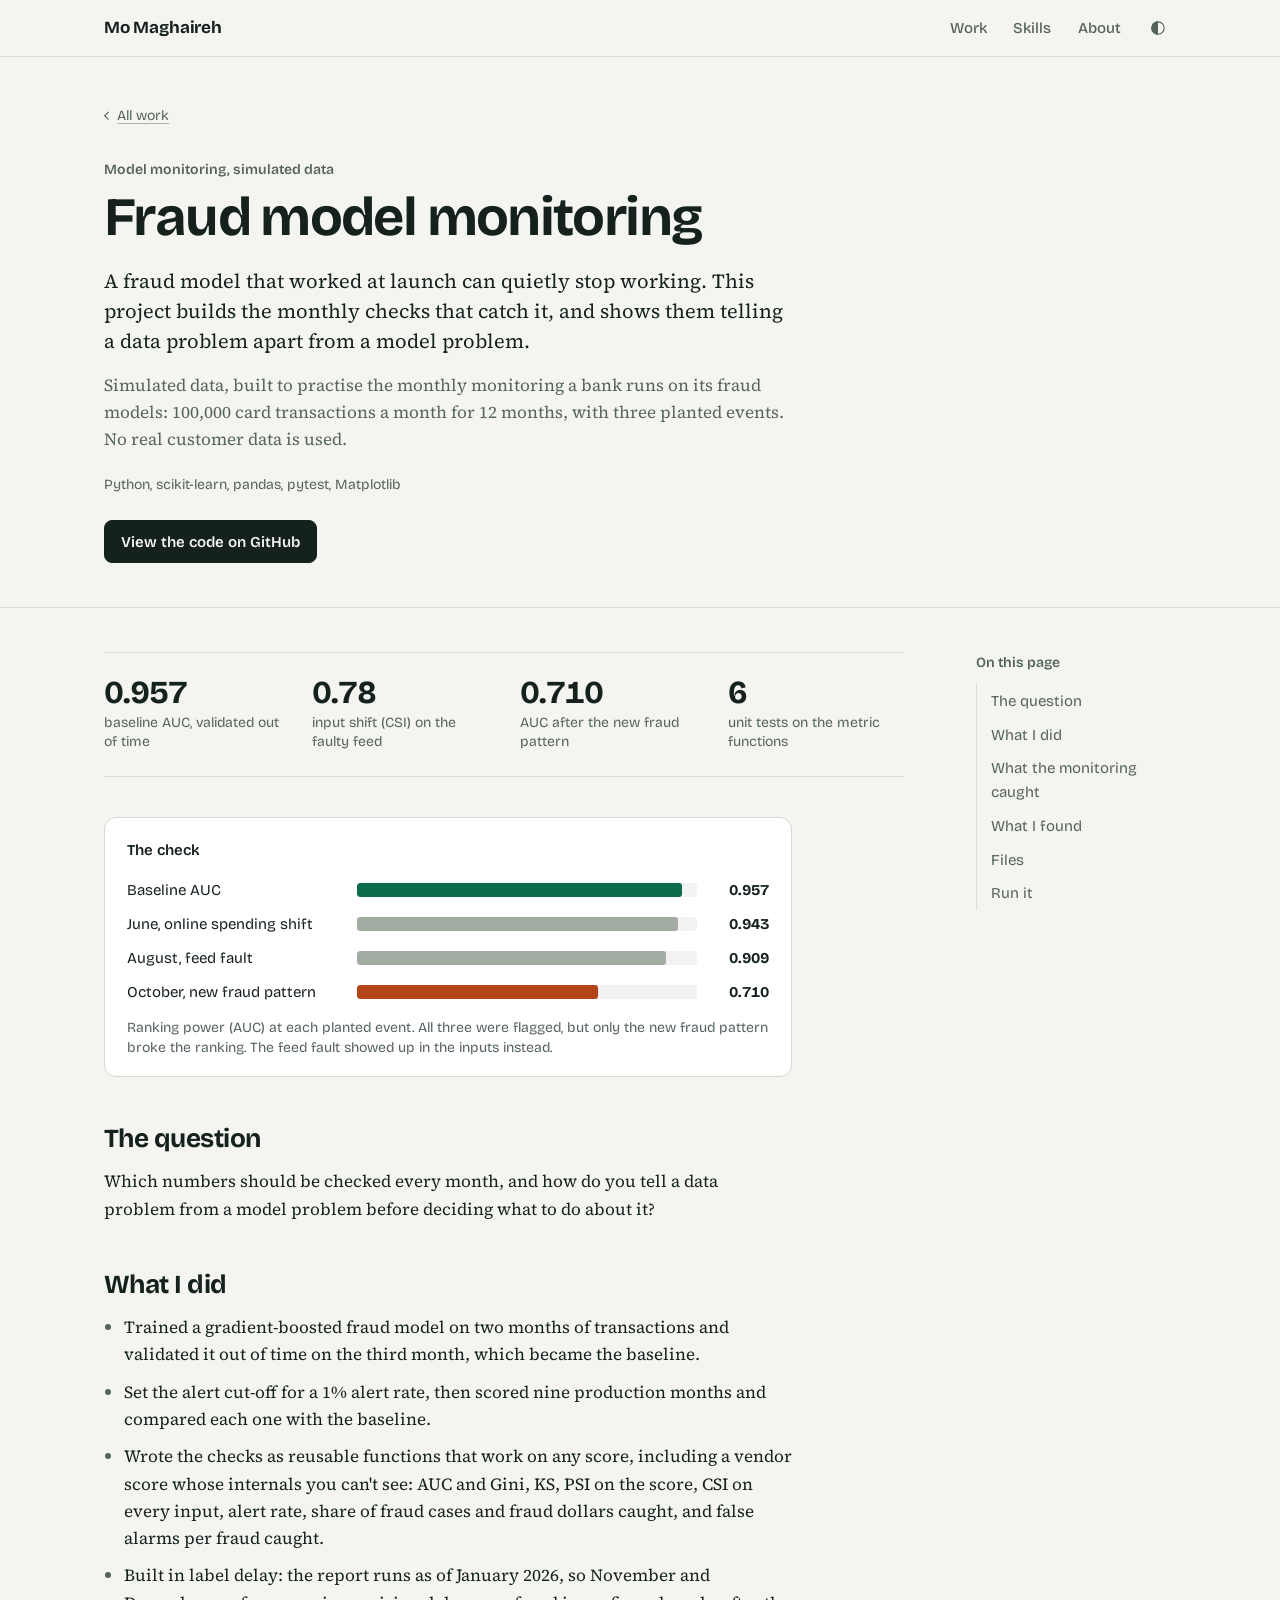
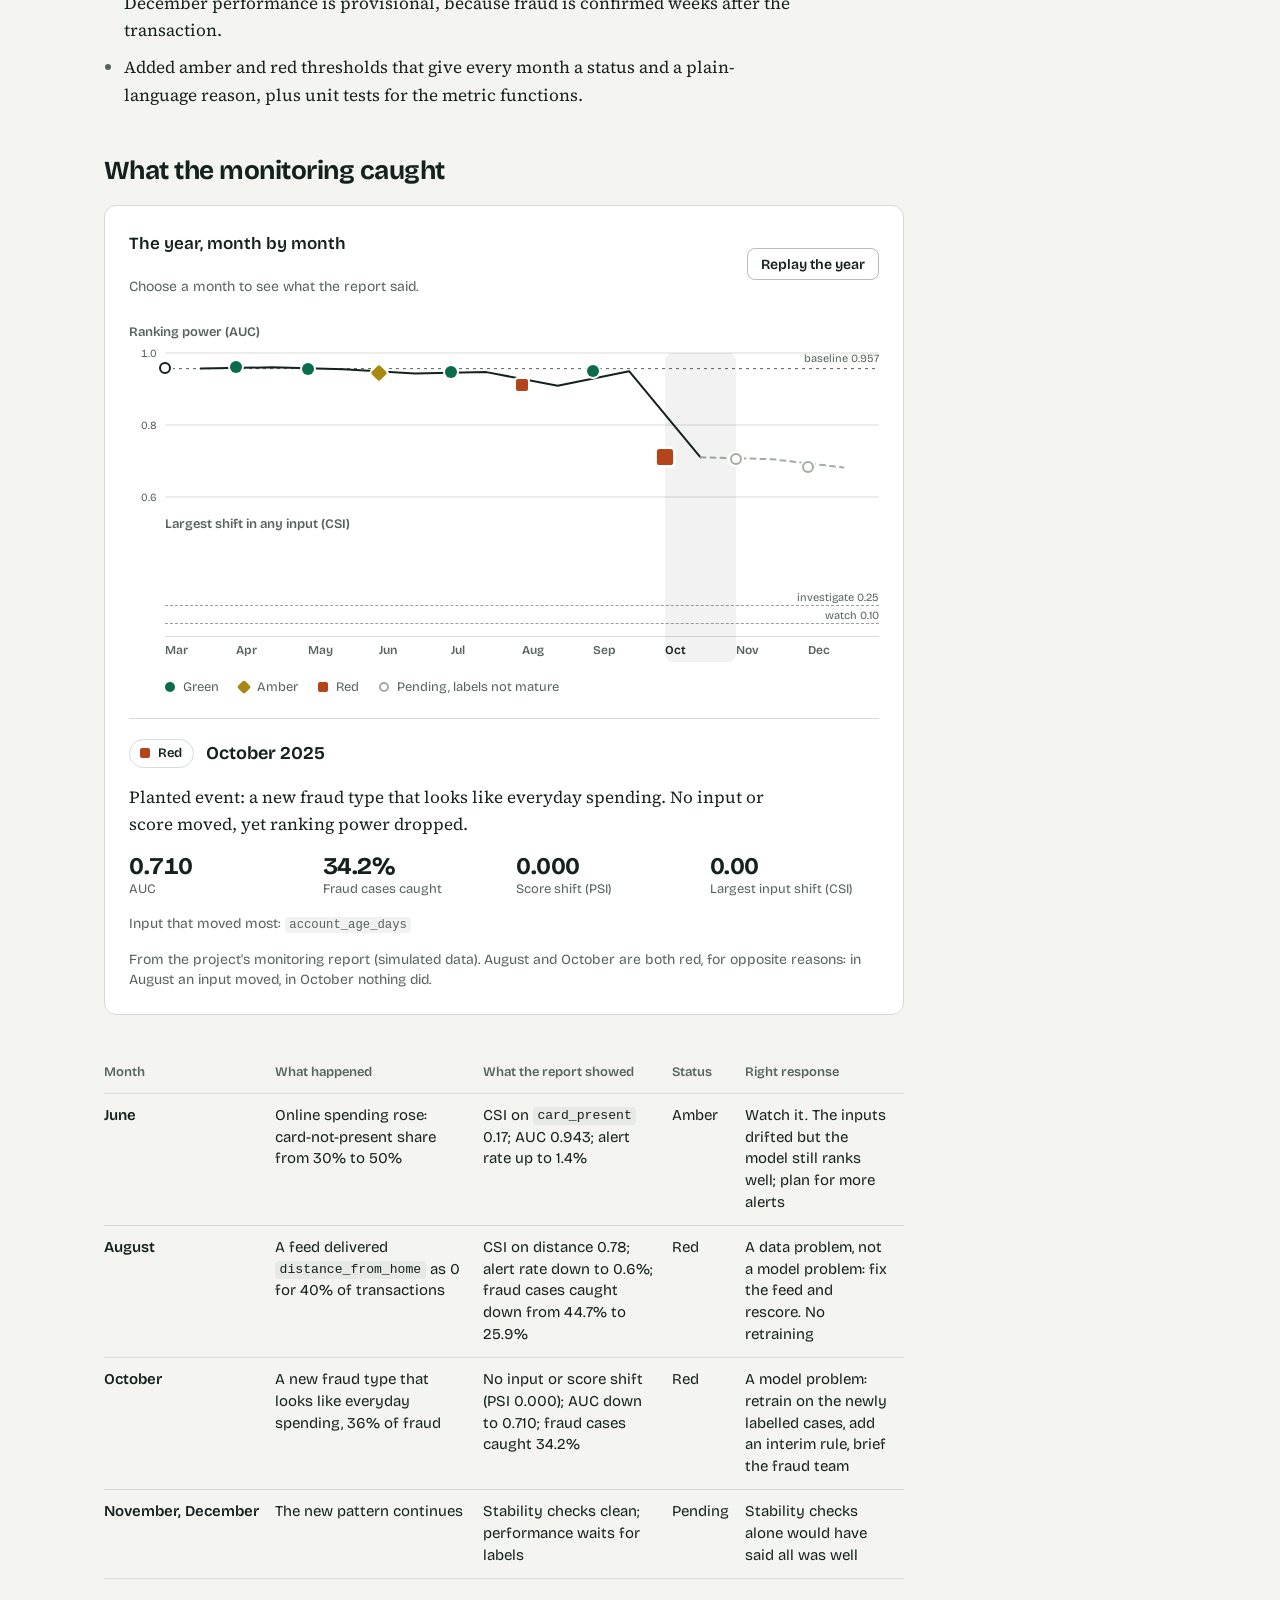
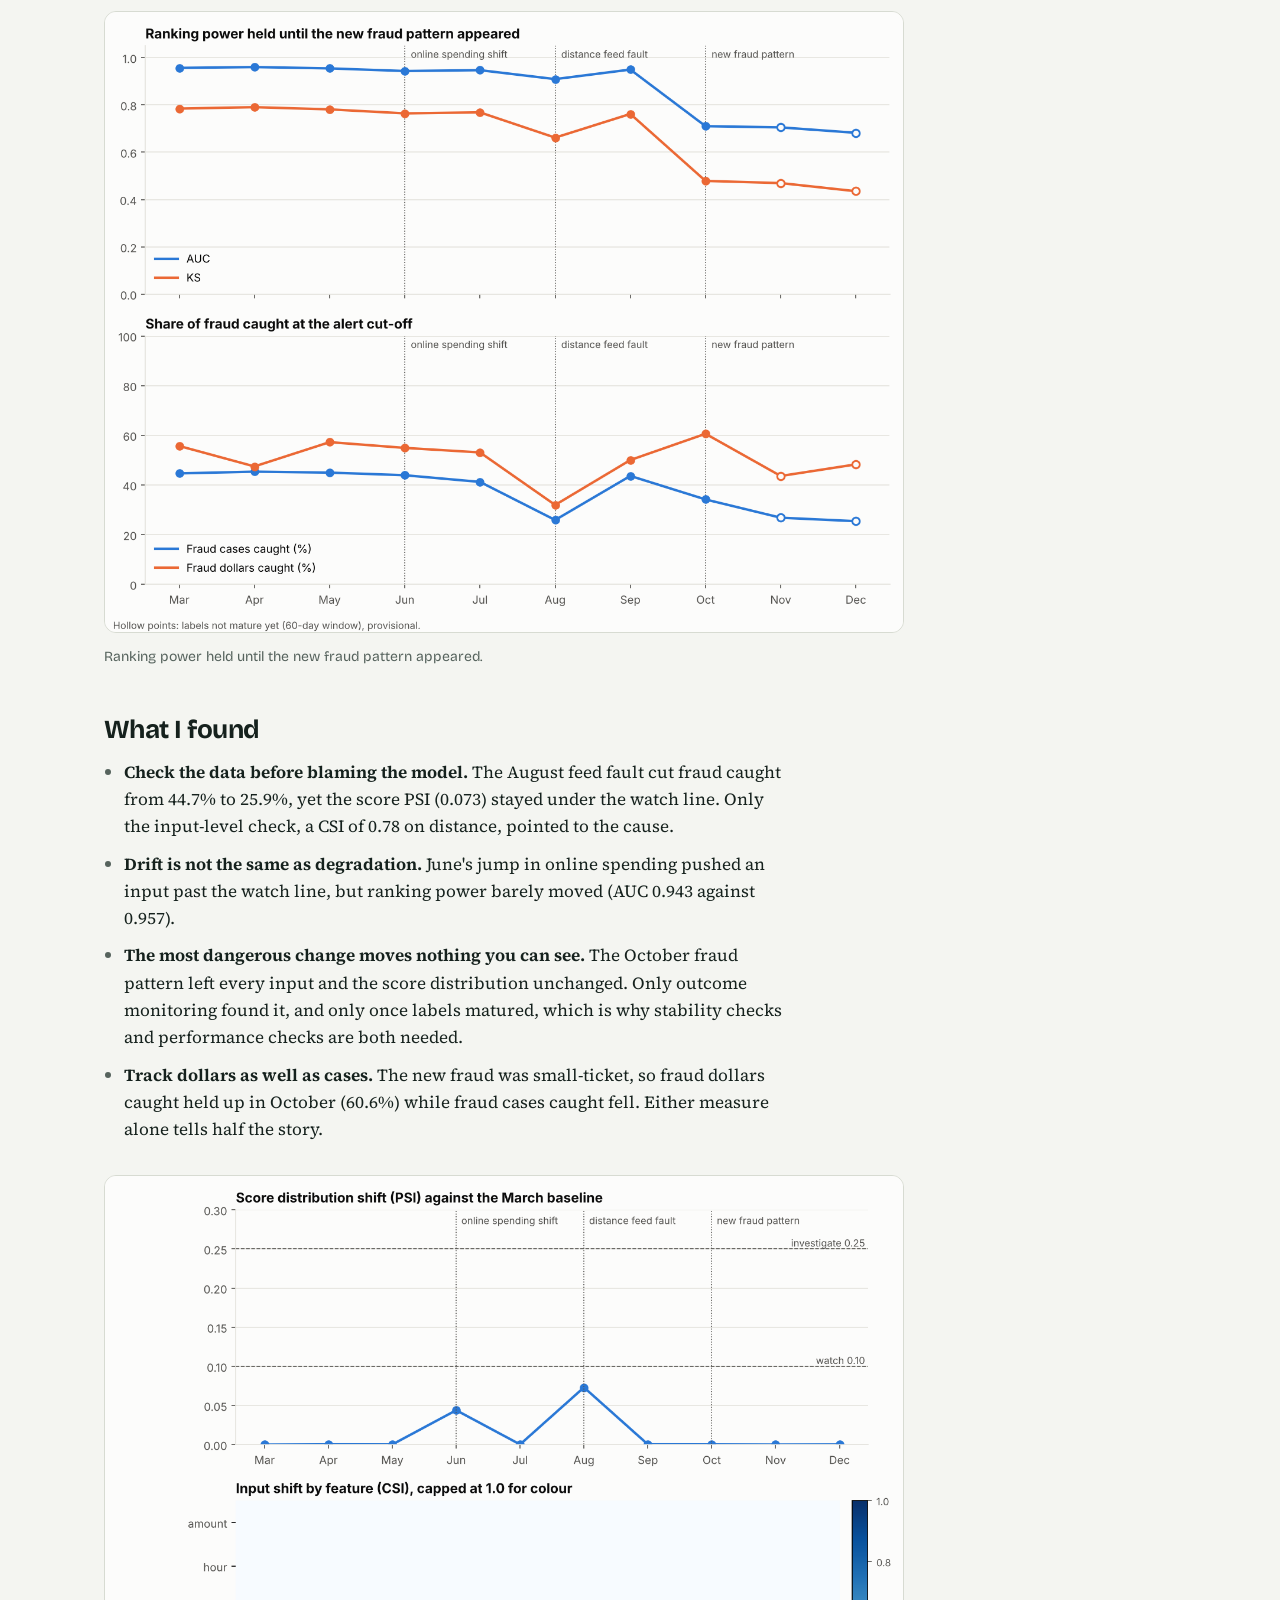
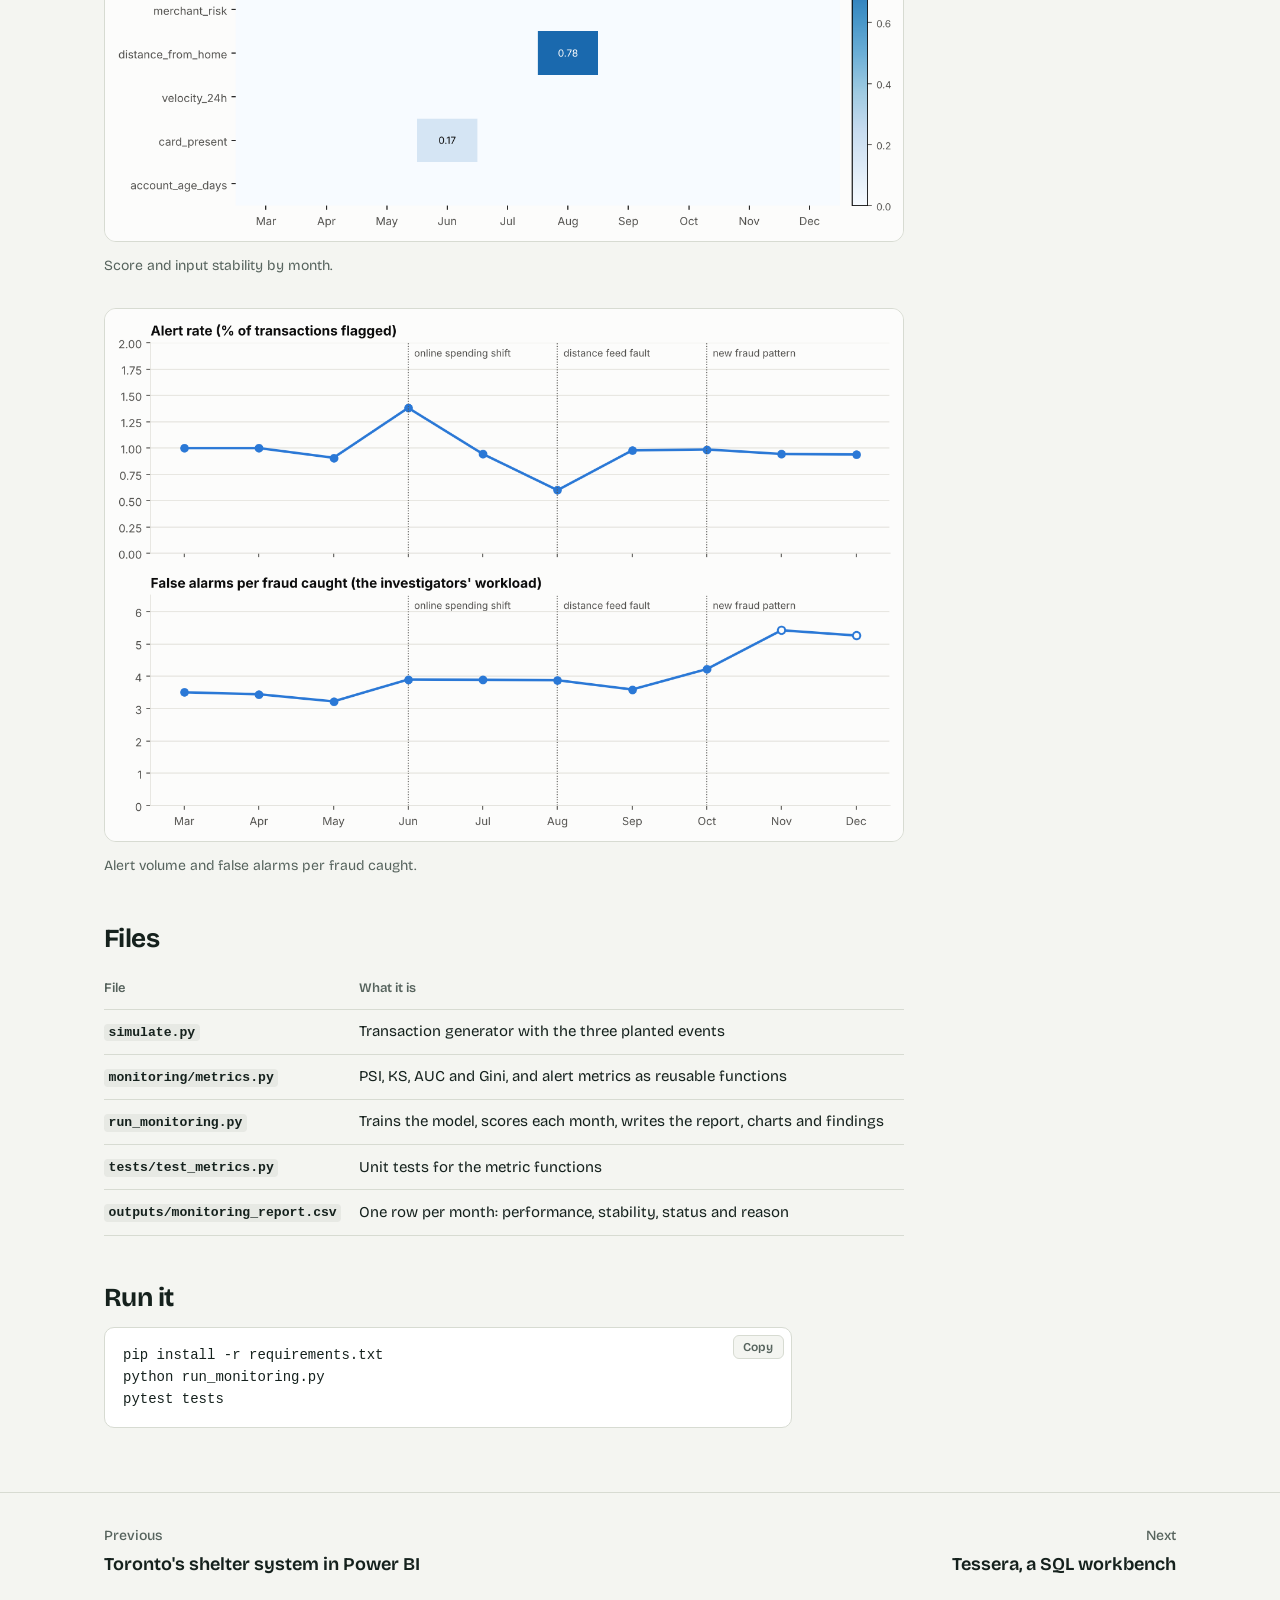
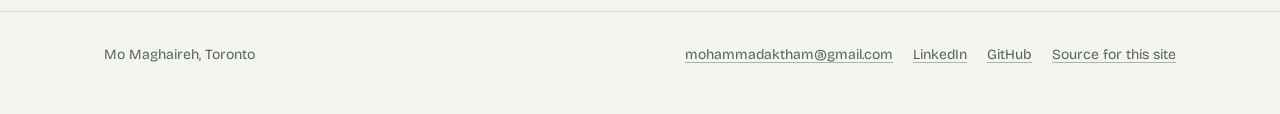
<file: projects/06-fraud-model-monitoring/index.html>
<!doctype html>
<html lang="en" data-page="case">
<head>
<meta charset="utf-8">
<meta name="viewport" content="width=device-width, initial-scale=1">
<title>Fraud model monitoring | Mo Maghaireh</title>
<meta name="description" content="A monthly report that told a broken data feed apart from a new fraud pattern, on a year of simulated card transactions with three planted events.">
<meta name="color-scheme" content="light dark">
<meta property="og:type" content="website">
<meta property="og:title" content="Fraud model monitoring | Mo Maghaireh">
<meta property="og:description" content="A monthly report that told a broken data feed apart from a new fraud pattern, on a year of simulated card transactions with three planted events.">
<meta property="og:url" content="https://mohdaktham.github.io/projects/06-fraud-model-monitoring/">
<meta property="og:image" content="https://mohdaktham.github.io/assets/img/og.png">
<meta name="twitter:card" content="summary_large_image">
<link rel="canonical" href="https://mohdaktham.github.io/projects/06-fraud-model-monitoring/">
<link rel="icon" href="../../assets/favicon.svg" type="image/svg+xml">
<link rel="preload" href="../../assets/fonts/bricolage-grotesque-latin-wght-normal.woff2" as="font" type="font/woff2" crossorigin>
<link rel="stylesheet" href="../../assets/site.css">
<script>(function(){var d=document.documentElement;d.classList.add("js");try{var t=localStorage.getItem("theme");if(t)d.dataset.theme=t}catch(e){}setTimeout(function(){if(!window.siteReady)d.classList.remove("js")},4000)})()</script>
</head>
<body>
<a class="skip" href="#main">Skip to content</a>
<header class="top">
  <div class="wrap top-inner">
    <a class="brand" href="../../">Mo Maghaireh</a>
    <nav aria-label="Main">
      <a href="../../#work">Work</a>
      <a href="../../#skills">Skills</a>
      <a href="../../#about">About</a>
      <button type="button" class="theme" id="theme-toggle" aria-label="Switch between light and dark">
        <svg viewBox="0 0 24 24" width="18" height="18" aria-hidden="true"><path d="M12 3a9 9 0 1 0 0 18Z" fill="currentColor"/><circle cx="12" cy="12" r="8.25" fill="none" stroke="currentColor" stroke-width="1.5"/></svg>
      </button>
    </nav>
  </div>
  <div class="progress" aria-hidden="true"><span></span></div>
</header>
<main id="main">

<article class="case">
  <header class="case-head">
    <div class="wrap">
      <p class="crumb"><a href="../../#work">All work</a></p>
      <p class="kicker">Model monitoring, simulated data</p>
      <h1 style="view-transition-name:title-06-fraud-model-monitoring">Fraud model monitoring</h1>
      <p class="lede">A fraud model that worked at launch can quietly stop working. This project builds the monthly checks that catch it, and shows them telling a data problem apart from a model problem.</p>
      <p class="context">Simulated data, built to practise the monthly monitoring a bank runs on its fraud models: 100,000 card transactions a month for 12 months, with three planted events. No real customer data is used.</p>
      <p class="tools">Python, scikit-learn, pandas, pytest, Matplotlib</p>
      <p class="actions"><a class="btn btn-solid" href="https://github.com/mohdaktham/mohdaktham.github.io/tree/main/projects/06-fraud-model-monitoring">View the code on GitHub</a></p>
    </div>
  </header>
  <div class="wrap case-body">
    <div class="case-main">
      
      <dl class="stats stat-strip"><div class="stat"><dt>baseline AUC, validated out of time</dt><dd>0.957</dd></div><div class="stat"><dt>input shift (CSI) on the faulty feed</dt><dd>0.78</dd></div><div class="stat"><dt>AUC after the new fraud pattern</dt><dd>0.710</dd></div><div class="stat"><dt>unit tests on the metric functions</dt><dd>6</dd></div></dl>
      <figure class="evidence check"><p class="evidence-title">The check</p><div class="bars" role="img" aria-label="Baseline AUC 0.957; June, online spending shift 0.943; August, feed fault 0.909; October, new fraud pattern 0.710"><div class="bar"><span class="bar-label">Baseline AUC</span><span class="bar-track"><span class="bar-fill tone-signal" style="width:95.7%;--i:0"></span></span><span class="bar-value">0.957</span></div><div class="bar"><span class="bar-label">June, online spending shift</span><span class="bar-track"><span class="bar-fill tone-baseline" style="width:94.3%;--i:1"></span></span><span class="bar-value">0.943</span></div><div class="bar"><span class="bar-label">August, feed fault</span><span class="bar-track"><span class="bar-fill tone-baseline" style="width:90.9%;--i:2"></span></span><span class="bar-value">0.909</span></div><div class="bar"><span class="bar-label">October, new fraud pattern</span><span class="bar-track"><span class="bar-fill tone-fault" style="width:71.0%;--i:3"></span></span><span class="bar-value">0.710</span></div></div><figcaption>Ranking power (AUC) at each planted event. All three were flagged, but only the new fraud pattern broke the ranking. The feed fault showed up in the inputs instead.</figcaption></figure>
      <section class="block"><h2 id="the-question">The question</h2><p>Which numbers should be checked every month, and how do you tell a data problem from a model problem before deciding what to do about it?</p></section><section class="block"><h2 id="what-i-did">What I did</h2><ul><li>Trained a gradient-boosted fraud model on two months of transactions and validated it out of time on the third month, which became the baseline.</li><li>Set the alert cut-off for a 1% alert rate, then scored nine production months and compared each one with the baseline.</li><li>Wrote the checks as reusable functions that work on any score, including a vendor score whose internals you can&#x27;t see: AUC and Gini, KS, PSI on the score, CSI on every input, alert rate, share of fraud cases and fraud dollars caught, and false alarms per fraud caught.</li><li>Built in label delay: the report runs as of January 2026, so November and December performance is provisional, because fraud is confirmed weeks after the transaction.</li><li>Added amber and red thresholds that give every month a status and a plain-language reason, plus unit tests for the metric functions.</li></ul></section><section class="block"><h2 id="what-the-monitoring-caught">What the monitoring caught</h2><figure class="evidence monitor" data-monitor>
  <div class="monitor-head">
    <p class="evidence-title">The year, month by month</p>
    <p class="monitor-hint">Choose a month to see what the report said.</p>
    <button type="button" class="replay" data-replay hidden>Replay the year</button>
  </div>
  <p class="panel-label">Ranking power (AUC)</p>
  <div class="monitor-plot" style="--n:10">
    <div class="auc-axis" aria-hidden="true"><span class="tick" style="bottom:0.0%">0.6</span><span class="tick" style="bottom:50.0%">0.8</span><span class="tick" style="bottom:100.0%">1.0</span></div>
    <div class="auc-layer" aria-hidden="true"><svg class="auc-svg" viewBox="0 0 100 100" preserveAspectRatio="none" aria-hidden="true"><line x1="0" x2="100" y1="100.00" y2="100.00" class="grid-line"/><line x1="0" x2="100" y1="50.00" y2="50.00" class="grid-line"/><line x1="0" x2="100" y1="0.00" y2="0.00" class="grid-line"/><line x1="0" x2="100" y1="10.85" y2="10.85" class="ref-line"/><polyline points="5.00,10.85 15.00,9.95 25.00,11.37 35.00,14.17 45.00,13.28 55.00,22.70 65.00,12.65 75.00,72.45" class="auc-line"/><polyline points="75.00,72.45 85.00,73.73 95.00,79.47" class="auc-line loose"/></svg><span class="ref-label" style="bottom:89.2%">baseline 0.957</span></div>
    <p class="panel-label csi-label">Largest shift in any input (CSI)</p>
    <div class="csi-layer" aria-hidden="true"><span class="limit" style="bottom:12.50%"><span>watch 0.10</span></span><span class="limit" style="bottom:31.25%"><span>investigate 0.25</span></span></div>
    <div class="months" role="group" aria-label="Months"><button type="button" class="month s-baseline" aria-pressed="false" data-index="0" style="--i:0" aria-label="March 2025: baseline. AUC 0.957. Largest input shift 0.00."><span class="auc-track"><span class="dot" style="bottom:89.2%"></span></span><span class="csi-track"><span class="csi-bar csi-calm" style="height:1.5%"></span></span><span class="month-name">Mar</span></button><button type="button" class="month s-green" aria-pressed="false" data-index="1" style="--i:1" aria-label="April 2025: green. AUC 0.960. Largest input shift 0.00."><span class="auc-track"><span class="dot" style="bottom:90.1%"></span></span><span class="csi-track"><span class="csi-bar csi-calm" style="height:1.5%"></span></span><span class="month-name">Apr</span></button><button type="button" class="month s-green" aria-pressed="false" data-index="2" style="--i:2" aria-label="May 2025: green. AUC 0.955. Largest input shift 0.00."><span class="auc-track"><span class="dot" style="bottom:88.6%"></span></span><span class="csi-track"><span class="csi-bar csi-calm" style="height:1.5%"></span></span><span class="month-name">May</span></button><button type="button" class="month s-amber" aria-pressed="false" data-index="3" style="--i:3" aria-label="June 2025: amber. AUC 0.943. Largest input shift 0.17."><span class="auc-track"><span class="dot" style="bottom:85.8%"></span></span><span class="csi-track"><span class="csi-bar csi-watch" style="height:21.1%"></span></span><span class="month-name">Jun</span></button><button type="button" class="month s-green" aria-pressed="false" data-index="4" style="--i:4" aria-label="July 2025: green. AUC 0.947. Largest input shift 0.00."><span class="auc-track"><span class="dot" style="bottom:86.7%"></span></span><span class="csi-track"><span class="csi-bar csi-calm" style="height:1.5%"></span></span><span class="month-name">Jul</span></button><button type="button" class="month s-red" aria-pressed="false" data-index="5" style="--i:5" aria-label="August 2025: red. AUC 0.909. Largest input shift 0.78."><span class="auc-track"><span class="dot" style="bottom:77.3%"></span></span><span class="csi-track"><span class="csi-bar csi-act" style="height:97.3%"></span></span><span class="month-name">Aug</span></button><button type="button" class="month s-green" aria-pressed="false" data-index="6" style="--i:6" aria-label="September 2025: green. AUC 0.949. Largest input shift 0.00."><span class="auc-track"><span class="dot" style="bottom:87.4%"></span></span><span class="csi-track"><span class="csi-bar csi-calm" style="height:1.5%"></span></span><span class="month-name">Sep</span></button><button type="button" class="month s-red" aria-pressed="true" data-index="7" style="--i:7" aria-label="October 2025: red. AUC 0.710. Largest input shift 0.00."><span class="auc-track"><span class="dot" style="bottom:27.6%"></span></span><span class="csi-track"><span class="csi-bar csi-calm" style="height:1.5%"></span></span><span class="month-name">Oct</span></button><button type="button" class="month s-pending" aria-pressed="false" data-index="8" style="--i:8" aria-label="November 2025: pending. AUC 0.705. Largest input shift 0.00."><span class="auc-track"><span class="dot" style="bottom:26.3%"></span></span><span class="csi-track"><span class="csi-bar csi-calm" style="height:1.5%"></span></span><span class="month-name">Nov</span></button><button type="button" class="month s-pending" aria-pressed="false" data-index="9" style="--i:9" aria-label="December 2025: pending. AUC 0.682. Largest input shift 0.00."><span class="auc-track"><span class="dot" style="bottom:20.5%"></span></span><span class="csi-track"><span class="csi-bar csi-calm" style="height:1.5%"></span></span><span class="month-name">Dec</span></button></div>
  </div>
  <ul class="monitor-legend"><li><span class="key s-green"></span>Green</li><li><span class="key s-amber"></span>Amber</li><li><span class="key s-red"></span>Red</li><li><span class="key s-pending"></span>Pending, labels not mature</li></ul>
  <div class="monitor-detail" data-detail aria-live="polite">
    <p class="detail-head"><span class="pill s-red" data-f="pill"><span class="key"></span><span data-f="statusLabel">Red</span></span><strong data-f="name">October 2025</strong></p>
    <p class="detail-note" data-f="note">Planted event: a new fraud type that looks like everyday spending. No input or score moved, yet ranking power dropped.</p>
    <dl class="detail-stats"><div><dt data-f="aucLabel">AUC</dt><dd data-f="auc">0.710</dd></div><div><dt data-f="caughtLabel">Fraud cases caught</dt><dd data-f="caught">34.2%</dd></div><div><dt data-f="psiLabel">Score shift (PSI)</dt><dd data-f="psi">0.000</dd></div><div><dt data-f="csiLabel">Largest input shift (CSI)</dt><dd data-f="csi">0.00</dd></div></dl>
    <p class="detail-feature">Input that moved most: <code data-f="feature">account_age_days</code></p>
  </div>
  <figcaption>From the project&#x27;s monitoring report (simulated data). August and October are both red, for opposite reasons: in August an input moved, in October nothing did.</figcaption>
  <script type="application/json" data-monitor-data>[{"month": "2025-03", "name": "March 2025", "status": "baseline", "statusLabel": "Baseline", "note": "The baseline. The model was validated on this month, out of time.", "auc": "0.957", "aucLabel": "AUC", "caught": "44.7%", "psi": "0.000", "csi": "0.00", "feature": "hour"}, {"month": "2025-04", "name": "April 2025", "status": "green", "statusLabel": "Green", "note": "Every check within thresholds.", "auc": "0.960", "aucLabel": "AUC", "caught": "45.4%", "psi": "0.000", "csi": "0.00", "feature": "merchant_risk"}, {"month": "2025-05", "name": "May 2025", "status": "green", "statusLabel": "Green", "note": "Every check within thresholds.", "auc": "0.955", "aucLabel": "AUC", "caught": "45.0%", "psi": "0.000", "csi": "0.00", "feature": "hour"}, {"month": "2025-06", "name": "June 2025", "status": "amber", "statusLabel": "Amber", "note": "Planted event: online spending rose. One input, card_present, drifted past the watch line, but the model still ranked well.", "auc": "0.943", "aucLabel": "AUC", "caught": "43.9%", "psi": "0.044", "csi": "0.17", "feature": "card_present"}, {"month": "2025-07", "name": "July 2025", "status": "green", "statusLabel": "Green", "note": "Every check within thresholds.", "auc": "0.947", "aucLabel": "AUC", "caught": "41.2%", "psi": "0.000", "csi": "0.00", "feature": "amount"}, {"month": "2025-08", "name": "August 2025", "status": "red", "statusLabel": "Red", "note": "Planted event: a feed delivered distance_from_home as 0 for 40% of transactions. The input check caught it, and fraud cases caught fell.", "auc": "0.909", "aucLabel": "AUC", "caught": "25.9%", "psi": "0.073", "csi": "0.78", "feature": "distance_from_home"}, {"month": "2025-09", "name": "September 2025", "status": "green", "statusLabel": "Green", "note": "Back within thresholds once the feed fault ended.", "auc": "0.949", "aucLabel": "AUC", "caught": "43.6%", "psi": "0.000", "csi": "0.00", "feature": "amount"}, {"month": "2025-10", "name": "October 2025", "status": "red", "statusLabel": "Red", "note": "Planted event: a new fraud type that looks like everyday spending. No input or score moved, yet ranking power dropped.", "auc": "0.710", "aucLabel": "AUC", "caught": "34.2%", "psi": "0.000", "csi": "0.00", "feature": "account_age_days"}, {"month": "2025-11", "name": "November 2025", "status": "pending", "statusLabel": "Pending", "note": "Inputs and scores are stable. Performance is provisional until the fraud labels mature.", "auc": "0.705", "aucLabel": "AUC, provisional", "caught": "26.8%", "psi": "0.000", "csi": "0.00", "feature": "account_age_days"}, {"month": "2025-12", "name": "December 2025", "status": "pending", "statusLabel": "Pending", "note": "Inputs and scores are stable. Performance is provisional until the fraud labels mature.", "auc": "0.682", "aucLabel": "AUC, provisional", "caught": "25.4%", "psi": "0.000", "csi": "0.00", "feature": "account_age_days"}]</script>
</figure><div class="table-scroll" tabindex="0" role="region" aria-label="What the monitoring caught"><table><thead><tr><th scope="col">Month</th><th scope="col">What happened</th><th scope="col">What the report showed</th><th scope="col">Status</th><th scope="col">Right response</th></tr></thead><tbody><tr><td>June</td><td>Online spending rose: card-not-present share from 30% to 50%</td><td>CSI on <code>card_present</code> 0.17; AUC 0.943; alert rate up to 1.4%</td><td>Amber</td><td>Watch it. The inputs drifted but the model still ranks well; plan for more alerts</td></tr><tr><td>August</td><td>A feed delivered <code>distance_from_home</code> as 0 for 40% of transactions</td><td>CSI on distance 0.78; alert rate down to 0.6%; fraud cases caught down from 44.7% to 25.9%</td><td>Red</td><td>A data problem, not a model problem: fix the feed and rescore. No retraining</td></tr><tr><td>October</td><td>A new fraud type that looks like everyday spending, 36% of fraud</td><td>No input or score shift (PSI 0.000); AUC down to 0.710; fraud cases caught 34.2%</td><td>Red</td><td>A model problem: retrain on the newly labelled cases, add an interim rule, brief the fraud team</td></tr><tr><td>November, December</td><td>The new pattern continues</td><td>Stability checks clean; performance waits for labels</td><td>Pending</td><td>Stability checks alone would have said all was well</td></tr></tbody></table></div></section><figure class="fig plate"><img src="charts/performance.png" alt="AUC, KS and share of fraud caught by month, with the three events marked" width="1350" height="1050" loading="lazy"><figcaption>Ranking power held until the new fraud pattern appeared.</figcaption></figure><section class="block"><h2 id="what-i-found">What I found</h2><ul><li><strong>Check the data before blaming the model.</strong> The August feed fault cut fraud caught from 44.7% to 25.9%, yet the score PSI (0.073) stayed under the watch line. Only the input-level check, a CSI of 0.78 on distance, pointed to the cause.</li><li><strong>Drift is not the same as degradation.</strong> June&#x27;s jump in online spending pushed an input past the watch line, but ranking power barely moved (AUC 0.943 against 0.957).</li><li><strong>The most dangerous change moves nothing you can see.</strong> The October fraud pattern left every input and the score distribution unchanged. Only outcome monitoring found it, and only once labels matured, which is why stability checks and performance checks are both needed.</li><li><strong>Track dollars as well as cases.</strong> The new fraud was small-ticket, so fraud dollars caught held up in October (60.6%) while fraud cases caught fell. Either measure alone tells half the story.</li></ul></section><figure class="fig plate"><img src="charts/stability.png" alt="Score PSI and input CSI by month" width="1350" height="1125" loading="lazy"><figcaption>Score and input stability by month.</figcaption></figure><figure class="fig plate"><img src="charts/alerts.png" alt="Alert rate and false alarms per fraud caught by month" width="1350" height="900" loading="lazy"><figcaption>Alert volume and false alarms per fraud caught.</figcaption></figure><section class="block"><h2 id="files">Files</h2><div class="table-scroll" tabindex="0" role="region" aria-label="Files"><table><thead><tr><th scope="col">File</th><th scope="col">What it is</th></tr></thead><tbody><tr><td><code>simulate.py</code></td><td>Transaction generator with the three planted events</td></tr><tr><td><code>monitoring/metrics.py</code></td><td>PSI, KS, AUC and Gini, and alert metrics as reusable functions</td></tr><tr><td><code>run_monitoring.py</code></td><td>Trains the model, scores each month, writes the report, charts and findings</td></tr><tr><td><code>tests/test_metrics.py</code></td><td>Unit tests for the metric functions</td></tr><tr><td><code>outputs/monitoring_report.csv</code></td><td>One row per month: performance, stability, status and reason</td></tr></tbody></table></div></section><section class="block"><h2 id="run-it">Run it</h2><pre><code>pip install -r requirements.txt
python run_monitoring.py
pytest tests</code></pre></section>
    </div>
    <nav class="toc" aria-label="On this page" data-toc>
      <p>On this page</p>
      <ol><li><a href="#the-question">The question</a></li><li><a href="#what-i-did">What I did</a></li><li><a href="#what-the-monitoring-caught">What the monitoring caught</a></li><li><a href="#what-i-found">What I found</a></li><li><a href="#files">Files</a></li><li><a href="#run-it">Run it</a></li></ol>
    </nav>
  </div>
  <nav class="pager" aria-label="Other projects">
    <div class="wrap pager-inner">
      <a href="../../projects/07-toronto-shelter-powerbi/"><span>Previous</span>Toronto&#x27;s shelter system in Power BI</a>
      <a href="../../projects/tessera/"><span>Next</span>Tessera, a SQL workbench</a>
    </div>
  </nav>
</article>

</main>
<footer class="foot">
  <div class="wrap foot-inner">
    <p>Mo Maghaireh, Toronto</p>
    <p>
      <a href="mailto:mohammadaktham@gmail.com">mohammadaktham@gmail.com</a>
      <a href="https://linkedin.com/in/mo-maghaireh">LinkedIn</a>
      <a href="https://github.com/mohdaktham">GitHub</a>
      <a href="https://github.com/mohdaktham/mohdaktham.github.io">Source for this site</a>
    </p>
  </div>
</footer>
<script src="../../assets/site.js" defer></script>
</body>
</html>
</file>
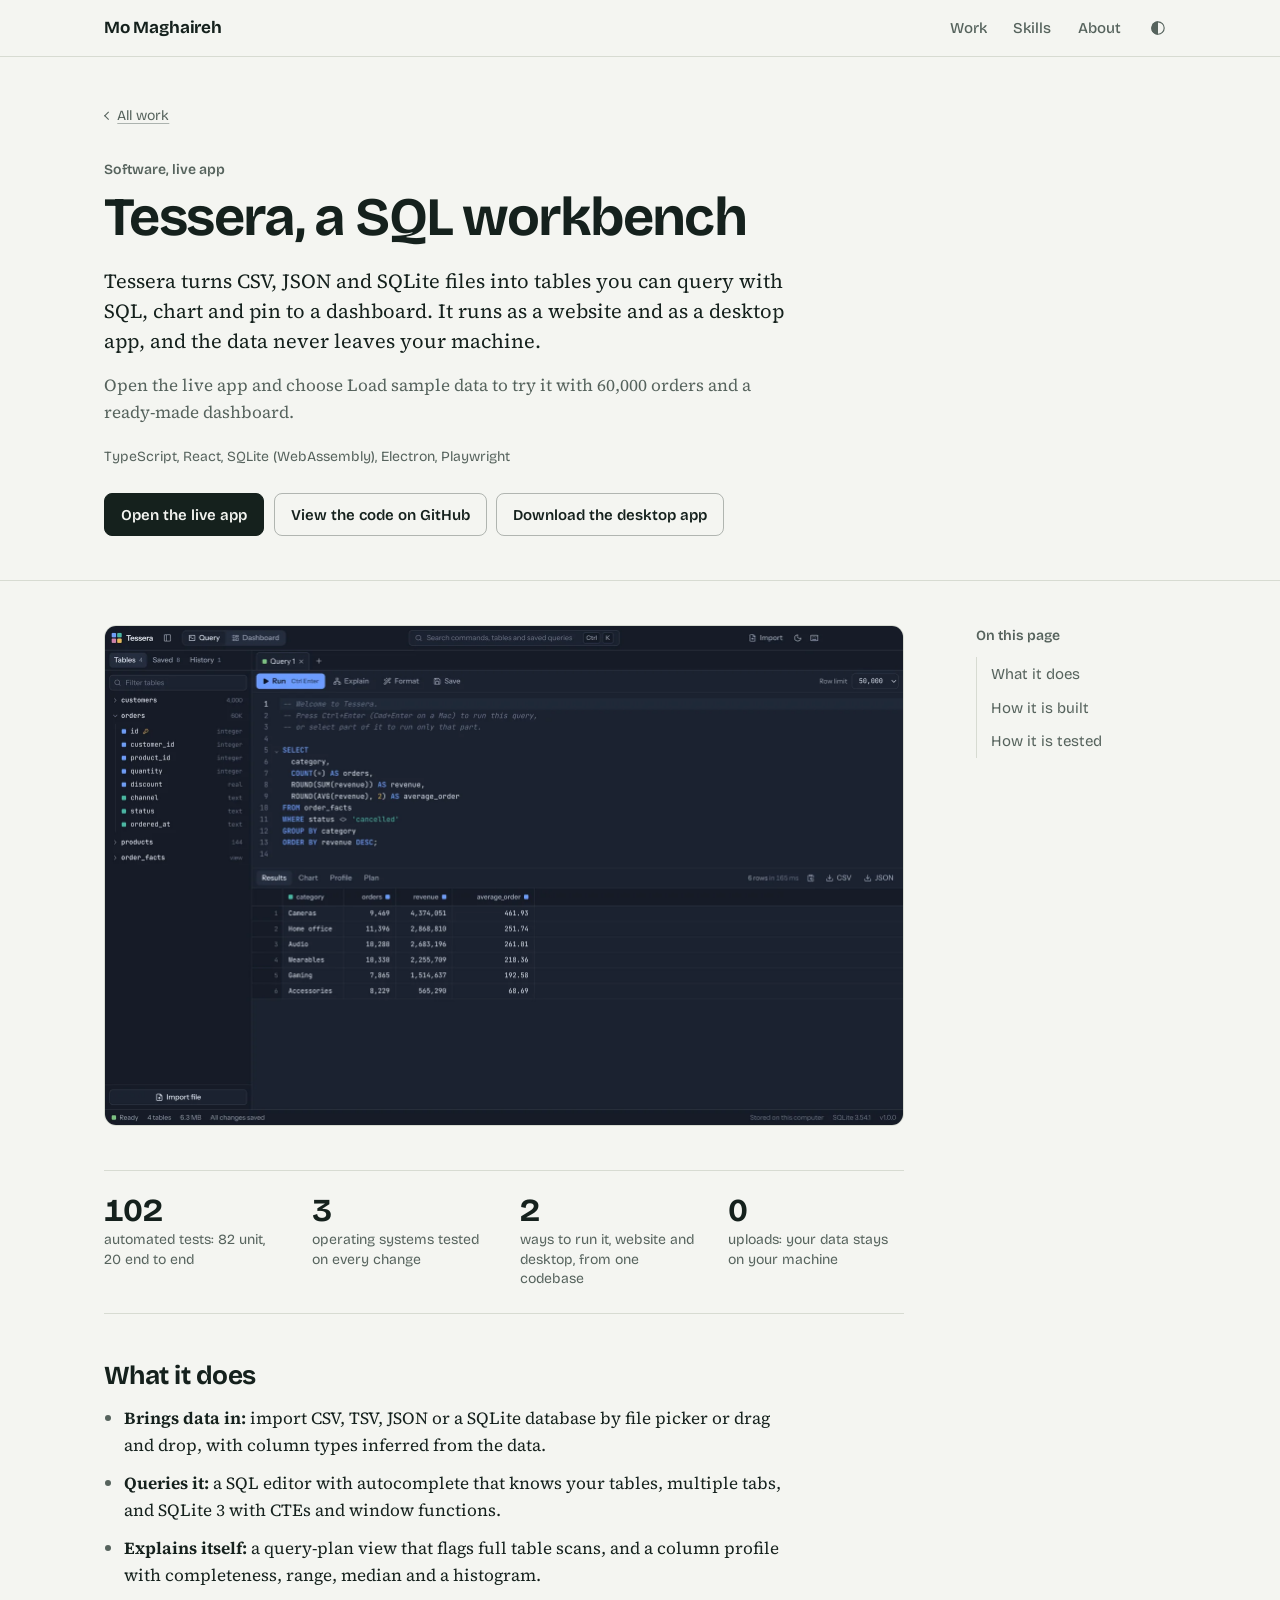
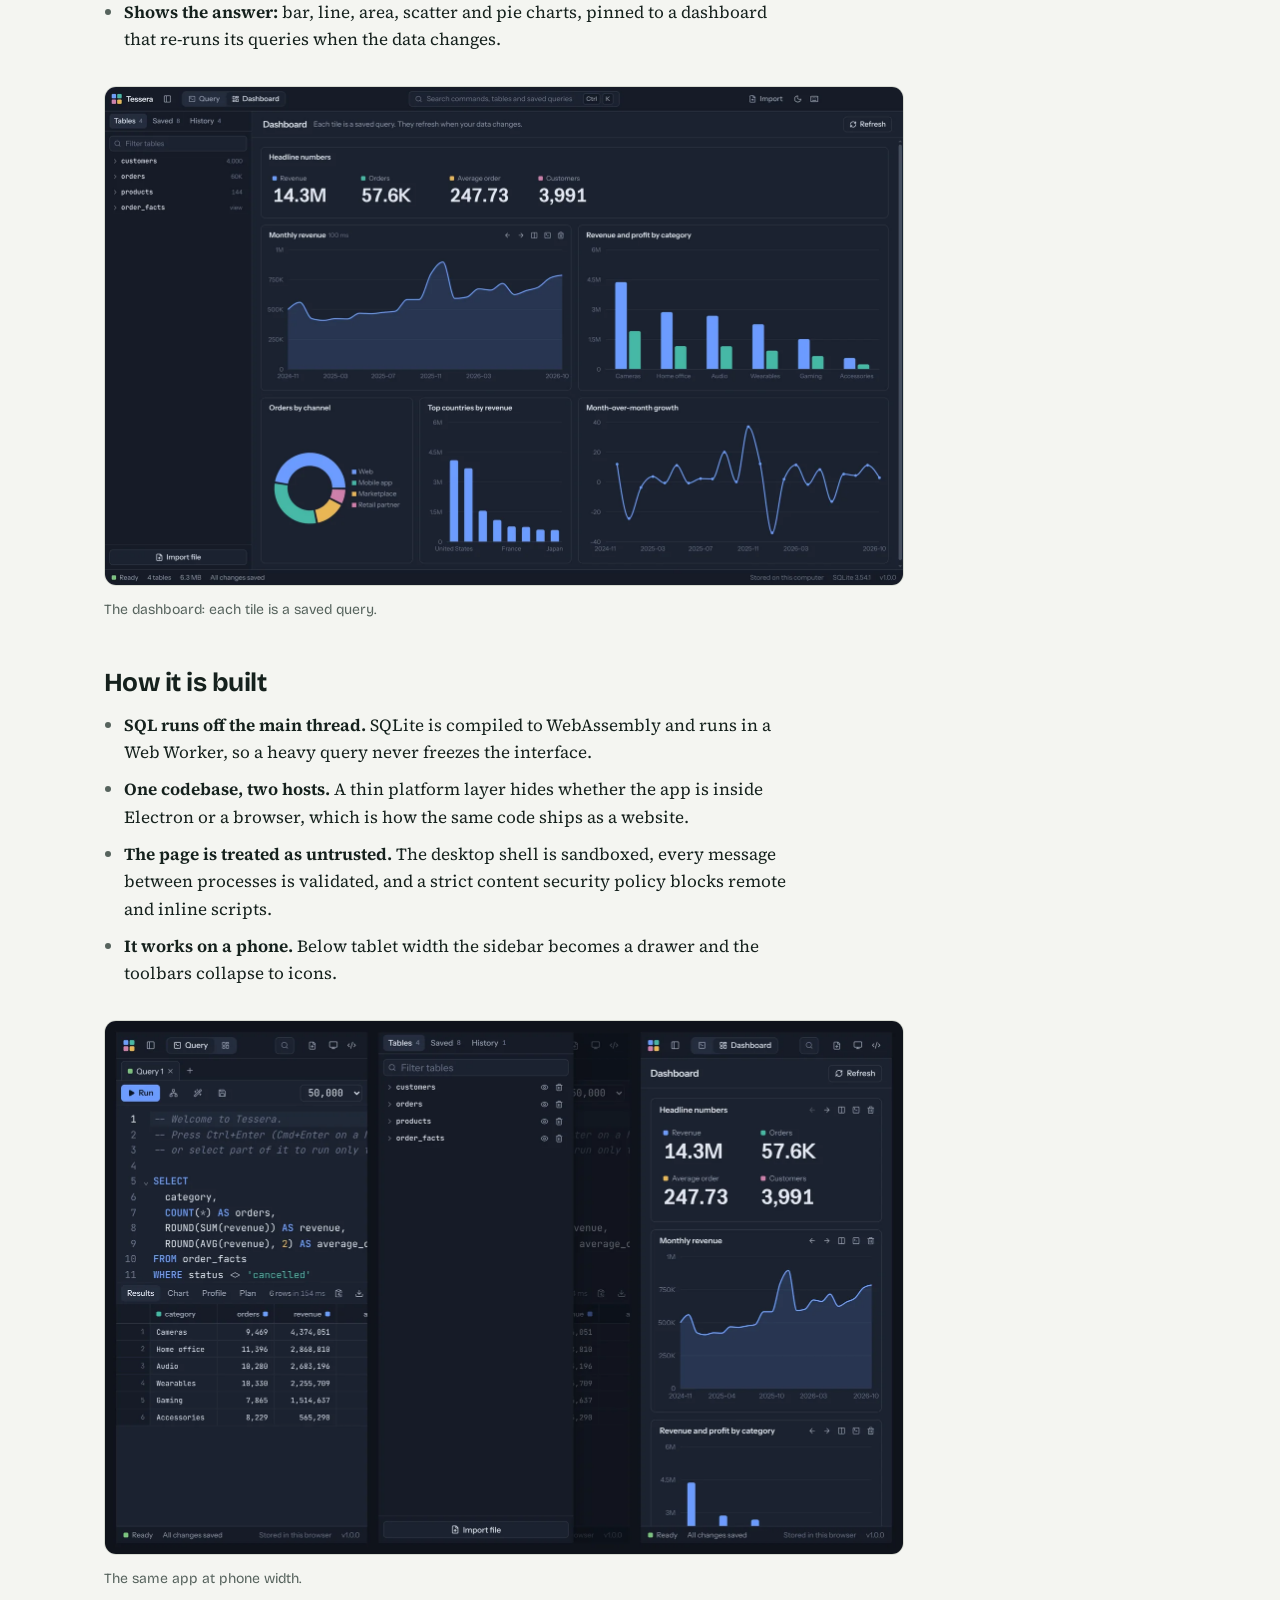
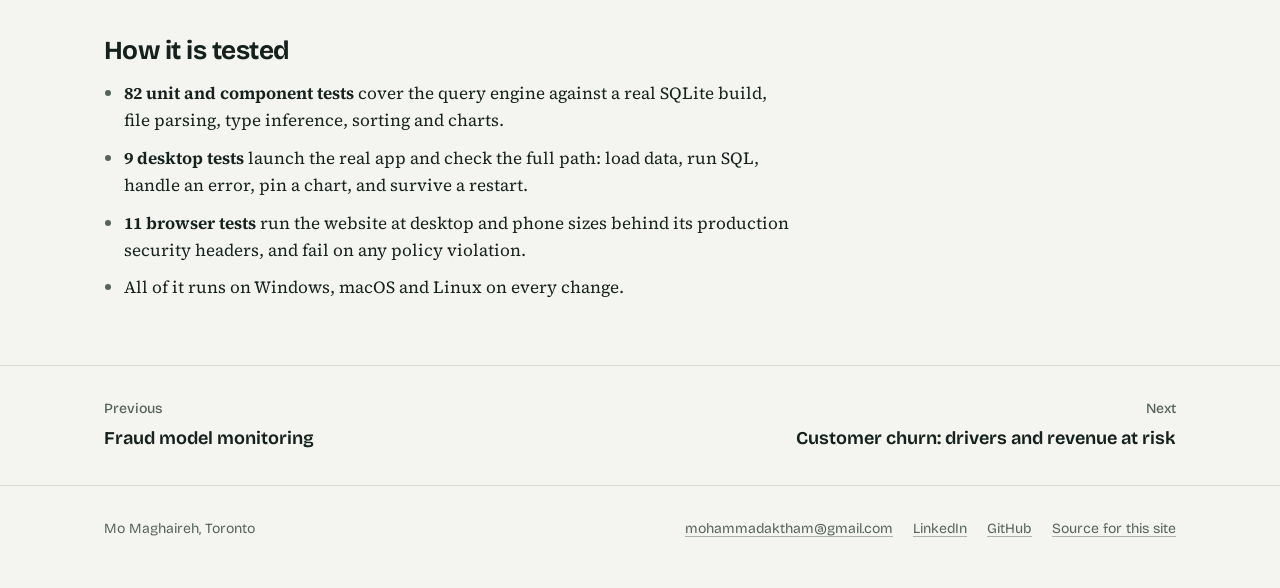
<file: projects/tessera/index.html>
<!doctype html>
<html lang="en" data-page="case">
<head>
<meta charset="utf-8">
<meta name="viewport" content="width=device-width, initial-scale=1">
<title>Tessera, a SQL workbench | Mo Maghaireh</title>
<meta name="description" content="A SQL workbench that runs in the browser and as a desktop app: import a file, query it, chart the result and pin it to a dashboard.">
<meta name="color-scheme" content="light dark">
<meta property="og:type" content="website">
<meta property="og:title" content="Tessera, a SQL workbench | Mo Maghaireh">
<meta property="og:description" content="A SQL workbench that runs in the browser and as a desktop app: import a file, query it, chart the result and pin it to a dashboard.">
<meta property="og:url" content="https://mohdaktham.github.io/projects/tessera/">
<meta property="og:image" content="https://mohdaktham.github.io/assets/img/og.png">
<meta name="twitter:card" content="summary_large_image">
<link rel="canonical" href="https://mohdaktham.github.io/projects/tessera/">
<link rel="icon" href="../../assets/favicon.svg" type="image/svg+xml">
<link rel="preload" href="../../assets/fonts/bricolage-grotesque-latin-wght-normal.woff2" as="font" type="font/woff2" crossorigin>
<link rel="stylesheet" href="../../assets/site.css">
<script>(function(){var d=document.documentElement;d.classList.add("js");try{var t=localStorage.getItem("theme");if(t)d.dataset.theme=t}catch(e){}setTimeout(function(){if(!window.siteReady)d.classList.remove("js")},4000)})()</script>
</head>
<body>
<a class="skip" href="#main">Skip to content</a>
<header class="top">
  <div class="wrap top-inner">
    <a class="brand" href="../../">Mo Maghaireh</a>
    <nav aria-label="Main">
      <a href="../../#work">Work</a>
      <a href="../../#skills">Skills</a>
      <a href="../../#about">About</a>
      <button type="button" class="theme" id="theme-toggle" aria-label="Switch between light and dark">
        <svg viewBox="0 0 24 24" width="18" height="18" aria-hidden="true"><path d="M12 3a9 9 0 1 0 0 18Z" fill="currentColor"/><circle cx="12" cy="12" r="8.25" fill="none" stroke="currentColor" stroke-width="1.5"/></svg>
      </button>
    </nav>
  </div>
  <div class="progress" aria-hidden="true"><span></span></div>
</header>
<main id="main">

<article class="case">
  <header class="case-head">
    <div class="wrap">
      <p class="crumb"><a href="../../#work">All work</a></p>
      <p class="kicker">Software, live app</p>
      <h1 style="view-transition-name:title-tessera">Tessera, a SQL workbench</h1>
      <p class="lede">Tessera turns CSV, JSON and SQLite files into tables you can query with SQL, chart and pin to a dashboard. It runs as a website and as a desktop app, and the data never leaves your machine.</p>
      <p class="context">Open the live app and choose Load sample data to try it with 60,000 orders and a ready-made dashboard.</p>
      <p class="tools">TypeScript, React, SQLite (WebAssembly), Electron, Playwright</p>
      <p class="actions"><a class="btn btn-solid" href="https://tesserasql.vercel.app">Open the live app</a><a class="btn" href="https://github.com/mohdaktham/tessera">View the code on GitHub</a><a class="btn" href="https://github.com/mohdaktham/tessera/releases">Download the desktop app</a></p>
    </div>
  </header>
  <div class="wrap case-body">
    <div class="case-main">
      <figure class="fig lead-shot"><img src="../../assets/img/tessera-query.webp" alt="Tessera&#x27;s query editor with a SQL query and its results" width="1600" height="1000"></figure>
      <dl class="stats stat-strip"><div class="stat"><dt>automated tests: 82 unit, 20 end to end</dt><dd>102</dd></div><div class="stat"><dt>operating systems tested on every change</dt><dd>3</dd></div><div class="stat"><dt>ways to run it, website and desktop, from one codebase</dt><dd>2</dd></div><div class="stat"><dt>uploads: your data stays on your machine</dt><dd>0</dd></div></dl>
      
      <section class="block"><h2 id="what-it-does">What it does</h2><ul><li><strong>Brings data in:</strong> import CSV, TSV, JSON or a SQLite database by file picker or drag and drop, with column types inferred from the data.</li><li><strong>Queries it:</strong> a SQL editor with autocomplete that knows your tables, multiple tabs, and SQLite 3 with CTEs and window functions.</li><li><strong>Explains itself:</strong> a query-plan view that flags full table scans, and a column profile with completeness, range, median and a histogram.</li><li><strong>Shows the answer:</strong> bar, line, area, scatter and pie charts, pinned to a dashboard that re-runs its queries when the data changes.</li></ul></section><figure class="fig"><img src="../../assets/img/tessera-dashboard.webp" alt="Tessera&#x27;s dashboard showing revenue, orders and growth charts" width="1600" height="1000" loading="lazy"><figcaption>The dashboard: each tile is a saved query.</figcaption></figure><section class="block"><h2 id="how-it-is-built">How it is built</h2><ul><li><strong>SQL runs off the main thread.</strong> SQLite is compiled to WebAssembly and runs in a Web Worker, so a heavy query never freezes the interface.</li><li><strong>One codebase, two hosts.</strong> A thin platform layer hides whether the app is inside Electron or a browser, which is how the same code ships as a website.</li><li><strong>The page is treated as untrusted.</strong> The desktop shell is sandboxed, every message between processes is validated, and a strict content security policy blocks remote and inline scripts.</li><li><strong>It works on a phone.</strong> Below tablet width the sidebar becomes a drawer and the toolbars collapse to icons.</li></ul></section><figure class="fig"><img src="../../assets/img/tessera-phone.webp" alt="Tessera on a phone: the query editor, the sidebar drawer and the dashboard" width="1600" height="1069" loading="lazy"><figcaption>The same app at phone width.</figcaption></figure><section class="block"><h2 id="how-it-is-tested">How it is tested</h2><ul><li><strong>82 unit and component tests</strong> cover the query engine against a real SQLite build, file parsing, type inference, sorting and charts.</li><li><strong>9 desktop tests</strong> launch the real app and check the full path: load data, run SQL, handle an error, pin a chart, and survive a restart.</li><li><strong>11 browser tests</strong> run the website at desktop and phone sizes behind its production security headers, and fail on any policy violation.</li><li>All of it runs on Windows, macOS and Linux on every change.</li></ul></section>
    </div>
    <nav class="toc" aria-label="On this page" data-toc>
      <p>On this page</p>
      <ol><li><a href="#what-it-does">What it does</a></li><li><a href="#how-it-is-built">How it is built</a></li><li><a href="#how-it-is-tested">How it is tested</a></li></ol>
    </nav>
  </div>
  <nav class="pager" aria-label="Other projects">
    <div class="wrap pager-inner">
      <a href="../../projects/06-fraud-model-monitoring/"><span>Previous</span>Fraud model monitoring</a>
      <a href="../../projects/03-customer-churn/"><span>Next</span>Customer churn: drivers and revenue at risk</a>
    </div>
  </nav>
</article>

</main>
<footer class="foot">
  <div class="wrap foot-inner">
    <p>Mo Maghaireh, Toronto</p>
    <p>
      <a href="mailto:mohammadaktham@gmail.com">mohammadaktham@gmail.com</a>
      <a href="https://linkedin.com/in/mo-maghaireh">LinkedIn</a>
      <a href="https://github.com/mohdaktham">GitHub</a>
      <a href="https://github.com/mohdaktham/mohdaktham.github.io">Source for this site</a>
    </p>
  </div>
</footer>
<script src="../../assets/site.js" defer></script>
</body>
</html>
</file>
<file: assets/site.css>
/*
 * Portfolio styles.
 *
 * One idea runs through the design: every claim sits next to its evidence.
 * The green "signal" colour is reserved for that evidence (the model's bar,
 * a filled square in the skills table), grey is the baseline it is compared
 * with, and rust marks a fault. Nothing else on the page uses those colours.
 * Amber appears only in the monitoring chart, for a "watch" status.
 *
 * Motion follows the same idea: evidence draws itself when it comes into view
 * (bars grow, numbers count up), and controls answer the person using them.
 * Everything is readable without JavaScript and still under reduced motion.
 */

@font-face {
  font-family: 'Bricolage Grotesque';
  src: url('fonts/bricolage-grotesque-latin-wght-normal.woff2') format('woff2');
  font-weight: 200 800;
  font-display: swap;
}

@font-face {
  font-family: 'Source Serif 4';
  src: url('fonts/source-serif-4-latin-wght-normal.woff2') format('woff2');
  font-weight: 200 900;
  font-display: swap;
}

:root {
  --paper: #f4f5f1;
  --surface: #ffffff;
  --ink: #15211d;
  --muted: #56635d;
  --line: #d7dbd2;
  --signal: #0a6b4d;
  --baseline: #a3aca3;
  --fault: #b4441a;
  --warn: #a88a12;
  --plate: #ffffff;
  --tint: rgb(21 33 29 / 0.06);

  --display: 'Bricolage Grotesque', ui-sans-serif, system-ui, sans-serif;
  --text: 'Source Serif 4', Georgia, 'Times New Roman', serif;
  --mono: ui-monospace, 'SF Mono', Menlo, Consolas, monospace;

  --ease: cubic-bezier(0.2, 0.7, 0.2, 1);
  --spring: cubic-bezier(0.3, 1.5, 0.5, 1);
  --wrap: 70rem;
  --prose: 43rem;
  color-scheme: light;
}

@media (prefers-color-scheme: dark) {
  :root:not([data-theme='light']) {
    --paper: #101614;
    --surface: #18211e;
    --ink: #e7ece8;
    --muted: #98a59e;
    --line: #2a3632;
    --signal: #55cfa0;
    --baseline: #5e6b65;
    --fault: #ee8a5e;
    --warn: #ecd35a;
    --plate: #f7f8f5;
    --tint: rgb(231 236 232 / 0.08);
    color-scheme: dark;
  }
}

:root[data-theme='dark'] {
  --paper: #101614;
  --surface: #18211e;
  --ink: #e7ece8;
  --muted: #98a59e;
  --line: #2a3632;
  --signal: #55cfa0;
  --baseline: #5e6b65;
  --fault: #ee8a5e;
  --warn: #ecd35a;
  --plate: #f7f8f5;
  --tint: rgb(231 236 232 / 0.08);
  color-scheme: dark;
}

*,
*::before,
*::after {
  box-sizing: border-box;
}

html {
  scroll-behavior: smooth;
  scroll-padding-top: 4.5rem;
  -webkit-text-size-adjust: 100%;
}

body {
  margin: 0;
  background: var(--paper);
  color: var(--ink);
  font-family: var(--text);
  font-size: 1.0625rem;
  line-height: 1.6;
  -webkit-font-smoothing: antialiased;
}

h1,
h2,
h3 {
  margin: 0;
  font-family: var(--display);
  line-height: 1.1;
  letter-spacing: -0.015em;
  text-wrap: balance;
}

p {
  margin: 0;
}

a {
  color: inherit;
  text-decoration-line: underline;
  text-decoration-thickness: 1px;
  text-underline-offset: 0.2em;
  text-decoration-color: color-mix(in srgb, currentColor 45%, transparent);
}

a:hover {
  text-decoration-color: var(--signal);
  text-decoration-thickness: 2px;
}

:focus-visible {
  outline: 2px solid var(--signal);
  outline-offset: 3px;
  border-radius: 2px;
}

img {
  display: block;
  max-width: 100%;
  height: auto;
}

strong {
  font-weight: 650;
}

code {
  font-family: var(--mono);
  font-size: 0.875em;
  background: var(--tint);
  padding: 0.1em 0.35em;
  border-radius: 4px;
}

.wrap {
  width: 100%;
  max-width: var(--wrap);
  margin-inline: auto;
  padding-inline: 1.5rem;
}

.sr {
  position: absolute;
  width: 1px;
  height: 1px;
  overflow: hidden;
  clip-path: inset(50%);
  white-space: nowrap;
}

.skip {
  position: absolute;
  left: 1rem;
  top: -4rem;
  z-index: 20;
  padding: 0.5rem 0.9rem;
  background: var(--ink);
  color: var(--paper);
  font-family: var(--display);
  border-radius: 6px;
}

.skip:focus {
  top: 0.75rem;
}

/* Small labels: the kind of work, the tools used. */
.kicker,
.tools {
  font-family: var(--display);
  font-size: 0.875rem;
  color: var(--muted);
}

.kicker {
  font-weight: 600;
}

/* ---- Top bar ----------------------------------------------------------- */

.top {
  position: sticky;
  top: 0;
  z-index: 10;
  background: color-mix(in srgb, var(--paper) 88%, transparent);
  backdrop-filter: blur(10px);
  border-bottom: 1px solid var(--line);
  font-family: var(--display);
}

.top-inner {
  display: flex;
  align-items: center;
  justify-content: space-between;
  gap: 1rem;
  height: 3.5rem;
}

.brand {
  font-weight: 700;
  font-size: 1.0625rem;
  letter-spacing: -0.01em;
  text-decoration: none;
}

.top nav {
  display: flex;
  align-items: center;
  gap: 0.25rem;
}

.top nav a {
  position: relative;
  padding: 0.4rem 0.7rem;
  border-radius: 6px;
  font-size: 0.9375rem;
  font-weight: 500;
  color: var(--muted);
  text-decoration: none;
}

.top nav a:hover {
  color: var(--ink);
  background: var(--tint);
}

.theme {
  display: grid;
  place-items: center;
  width: 2.25rem;
  height: 2.25rem;
  margin-left: 0.25rem;
  border: 0;
  border-radius: 6px;
  background: none;
  color: var(--muted);
  cursor: pointer;
}

.theme:hover {
  color: var(--ink);
  background: var(--tint);
}

/* ---- Buttons ----------------------------------------------------------- */

.actions {
  display: flex;
  flex-wrap: wrap;
  gap: 0.6rem;
}

.btn {
  display: inline-flex;
  align-items: center;
  padding: 0.55rem 1rem;
  border: 1px solid color-mix(in srgb, var(--ink) 30%, transparent);
  border-radius: 8px;
  font-family: var(--display);
  font-size: 0.9375rem;
  font-weight: 600;
  text-decoration: none;
  transition:
    background-color 120ms,
    border-color 120ms,
    transform 150ms var(--ease);
}

.btn:hover {
  border-color: var(--ink);
  background: var(--tint);
  transform: translateY(-1px);
}

.btn:active {
  transform: scale(0.97);
}

.btn-solid {
  background: var(--ink);
  border-color: var(--ink);
  color: var(--paper);
}

.btn-solid:hover {
  background: color-mix(in srgb, var(--ink) 86%, var(--signal));
}

/* ---- Evidence: bars, stats, screenshots -------------------------------- */

.evidence {
  margin: 0;
  padding: 1.25rem 1.375rem 1.125rem;
  background: var(--surface);
  border: 1px solid var(--line);
  border-radius: 12px;
}

.evidence figcaption,
.fig figcaption {
  margin-top: 0.875rem;
  font-family: var(--display);
  font-size: 0.875rem;
  line-height: 1.45;
  color: var(--muted);
}

.evidence-title {
  margin-bottom: 1rem;
  font-family: var(--display);
  font-size: 0.9375rem;
  font-weight: 600;
}

.bars {
  display: grid;
  gap: 0.625rem;
  font-family: var(--display);
}

.bar {
  display: grid;
  grid-template-columns: minmax(7.5rem, 34%) 1fr 3.75rem;
  align-items: center;
  gap: 0.75rem;
  font-size: 0.9375rem;
}

.bar-track {
  height: 0.875rem;
  border-radius: 3px;
  background: var(--tint);
  overflow: hidden;
}

.bar-fill {
  display: block;
  height: 100%;
  border-radius: 3px;
  transform-origin: left;
}

.tone-signal {
  background: var(--signal);
}

.tone-baseline {
  background: var(--baseline);
}

.tone-fault {
  background: var(--fault);
}

.bar-value {
  font-weight: 700;
  font-variant-numeric: tabular-nums;
  text-align: right;
}

.stats {
  display: grid;
  gap: 1rem 1.5rem;
  margin: 0;
  font-family: var(--display);
}

.evidence .stats {
  grid-template-columns: repeat(2, minmax(0, 1fr));
}

.stat {
  display: flex;
  flex-direction: column-reverse;
  justify-content: flex-end;
}

.stat dd {
  margin: 0 0 0.2rem;
  font-size: 2rem;
  font-weight: 700;
  line-height: 1;
  letter-spacing: -0.02em;
  font-variant-numeric: tabular-nums;
}

.stat dt {
  font-size: 0.875rem;
  line-height: 1.4;
  color: var(--muted);
}

.evidence-image {
  padding: 0;
  background: none;
  border: 0;
}

.shot {
  display: block;
  border: 1px solid var(--line);
  border-radius: 12px;
  overflow: hidden;
}

a.shot:hover {
  border-color: var(--signal);
}

/* ---- Home: hero -------------------------------------------------------- */

.hero {
  padding: 5.5rem 0 5rem;
}

.hero-grid {
  display: grid;
  grid-template-columns: minmax(0, 7fr) minmax(0, 5fr);
  gap: 4rem;
  align-items: end;
}

.hero h1 {
  font-size: clamp(2.5rem, 5.4vw, 4.125rem);
  font-weight: 700;
  line-height: 1.02;
  letter-spacing: -0.03em;
}

.intro {
  max-width: 34rem;
  margin: 1.75rem 0 2rem;
  font-size: 1.1875rem;
  line-height: 1.55;
  color: var(--muted);
}

.hero-evidence {
  padding: 1.5rem 1.625rem 1.375rem;
}

.hero-evidence .bar {
  grid-template-columns: minmax(6.5rem, 30%) 1fr 4.25rem;
}

.hero-evidence .bar-track {
  height: 1.375rem;
}

.hero-evidence .bar-value {
  font-size: 1.25rem;
}

@media (prefers-reduced-motion: reduce) {
  html {
    scroll-behavior: auto;
  }
}

/* ---- Home: sections ---------------------------------------------------- */

.section {
  padding: 4.5rem 0;
  border-top: 1px solid var(--line);
}

.section-head {
  margin-bottom: 1.5rem;
}

.section-head h2,
.about h2 {
  font-size: 2rem;
  font-weight: 700;
  letter-spacing: -0.025em;
}

.section-head p {
  max-width: 38rem;
  margin-top: 0.5rem;
  color: var(--muted);
}

.work-row {
  display: grid;
  grid-template-columns: minmax(0, 6fr) minmax(0, 5fr);
  gap: 3.5rem;
  align-items: center;
  padding: 2.5rem 0;
  border-top: 1px solid var(--line);
}

.work-row[hidden] {
  display: none;
}

/* The first row that is showing has no rule above it, whatever the filter hides. */
.work-row:nth-child(1 of .work-row:not([hidden])) {
  border-top: 0;
}

.claim h3 {
  margin: 0.4rem 0 0.7rem;
  font-size: 1.75rem;
  font-weight: 700;
  letter-spacing: -0.02em;
}

.claim h3 {
  width: fit-content;
}

/* The title's underline draws itself from the left when the row is pointed at. */
.claim h3 a {
  padding-bottom: 0.08em;
  text-decoration: none;
  background: linear-gradient(currentColor, currentColor) 0 100% / 0 2px no-repeat;
  -webkit-box-decoration-break: clone;
  box-decoration-break: clone;
  transition: background-size 400ms var(--ease);
}

.work-row:hover .claim h3 a,
.claim h3 a:focus-visible {
  background-size: 100% 2px;
}

.finding {
  max-width: 34rem;
}

.claim .tools {
  margin-top: 0.9rem;
}

.more {
  display: grid;
  grid-template-columns: repeat(2, minmax(0, 1fr));
  gap: 0 3.5rem;
  margin: 0;
  padding: 0;
  list-style: none;
}

.more li {
  padding: 1.5rem 0;
  border-top: 1px solid var(--line);
}

.more h3 {
  margin: 0.3rem 0 0.5rem;
  font-size: 1.25rem;
  font-weight: 650;
}

.more p:last-child {
  color: var(--muted);
  font-size: 1rem;
}

/* ---- Home: skills table ------------------------------------------------ */

/* position: relative keeps the visually hidden cell text inside the scroll area. */
.matrix-scroll,
.table-scroll {
  position: relative;
  overflow-x: auto;
}

.matrix {
  width: 100%;
  min-width: 44rem;
  border-collapse: collapse;
  font-family: var(--display);
}

.matrix th,
.matrix td {
  padding: 0.7rem 0.5rem;
  border-bottom: 1px solid var(--line);
  text-align: center;
}

.matrix thead th {
  vertical-align: bottom;
  font-size: 0.8125rem;
  font-weight: 600;
  line-height: 1.25;
  color: var(--muted);
}

.matrix thead a {
  text-decoration: none;
}

.matrix thead a:hover {
  color: var(--ink);
  text-decoration-line: underline;
}

.matrix tbody th {
  position: sticky;
  left: 0;
  padding-left: 0;
  background: var(--paper);
  text-align: left;
  font-size: 1rem;
  font-weight: 600;
  white-space: nowrap;
}

.mark {
  display: inline-block;
  width: 0.875rem;
  height: 0.875rem;
  border-radius: 3px;
  background: var(--signal);
  vertical-align: middle;
}

.toolkit {
  display: grid;
  grid-template-columns: repeat(4, minmax(0, 1fr));
  gap: 2rem;
  margin: 2.75rem 0 0;
}

.toolkit dt {
  margin-bottom: 0.35rem;
  font-family: var(--display);
  font-weight: 650;
}

.toolkit dd {
  margin: 0;
  font-size: 0.9375rem;
  line-height: 1.55;
  color: var(--muted);
}

/* ---- Home: about ------------------------------------------------------- */

.about {
  display: grid;
  grid-template-columns: minmax(0, 7fr) minmax(0, 5fr);
  gap: 4rem;
}

.about h2 {
  margin-bottom: 1rem;
}

.about p + p {
  margin-top: 1rem;
}

.contact {
  margin: 0;
  padding: 0;
  list-style: none;
  font-family: var(--display);
}

.contact li {
  display: grid;
  grid-template-columns: 5.5rem 1fr;
  gap: 1rem;
  padding: 0.7rem 0;
  border-top: 1px solid var(--line);
  overflow-wrap: anywhere;
}

.contact span {
  color: var(--muted);
}

/* ---- Footer ------------------------------------------------------------ */

.foot {
  border-top: 1px solid var(--line);
  padding: 2rem 0 3rem;
  font-family: var(--display);
  font-size: 0.875rem;
  color: var(--muted);
}

.foot-inner {
  display: flex;
  flex-wrap: wrap;
  justify-content: space-between;
  gap: 0.75rem 2rem;
}

.foot p:last-child {
  display: flex;
  flex-wrap: wrap;
  gap: 0.5rem 1.25rem;
}

/* ---- Case-study pages -------------------------------------------------- */

.case-head {
  padding: 3rem 0 2.75rem;
  border-bottom: 1px solid var(--line);
}

.crumb {
  margin-bottom: 2rem;
  font-family: var(--display);
  font-size: 0.875rem;
}

.crumb a {
  color: var(--muted);
}

.crumb a::before {
  content: '';
  display: inline-block;
  width: 0.45em;
  height: 0.45em;
  margin-right: 0.5em;
  border-left: 1.5px solid currentColor;
  border-bottom: 1.5px solid currentColor;
  transform: rotate(45deg) translateY(-0.12em);
}

.case-head h1 {
  width: fit-content;
  max-width: 20ch;
  margin: 0.5rem 0 1.25rem;
  font-size: clamp(2.125rem, 4.6vw, 3.375rem);
  font-weight: 700;
  line-height: 1.04;
  letter-spacing: -0.03em;
}

.lede {
  max-width: var(--prose);
  font-size: 1.25rem;
  line-height: 1.5;
}

.context {
  max-width: var(--prose);
  margin-top: 1rem;
  color: var(--muted);
}

.case-head .tools {
  margin: 1.25rem 0 1.5rem;
}

.case-body {
  padding-top: 2.75rem;
  padding-bottom: 4rem;
}

.case-main {
  min-width: 0;
}

/* The section list beside the page appears only when there is room for it. */
.toc {
  display: none;
}

@media (min-width: 66rem) {
  .case-body {
    display: grid;
    grid-template-columns: minmax(0, 1fr) 12.5rem;
    gap: 4.5rem;
  }

  .toc {
    display: block;
    position: sticky;
    top: 5.5rem;
    align-self: start;
    font-family: var(--display);
    font-size: 0.9375rem;
  }

  .toc p {
    margin-bottom: 0.6rem;
    font-size: 0.875rem;
    font-weight: 600;
    color: var(--muted);
  }

  .toc ol {
    margin: 0;
    padding: 0;
    list-style: none;
    border-left: 1px solid var(--line);
  }

  .toc a {
    display: block;
    padding: 0.3rem 0 0.3rem 0.9rem;
    margin-left: -1px;
    border-left: 1px solid transparent;
    color: var(--muted);
    text-decoration: none;
  }

  .toc a:hover {
    color: var(--ink);
    border-left-color: var(--signal);
  }
}

.stat-strip {
  grid-template-columns: repeat(4, minmax(0, 1fr));
  gap: 1.5rem 2rem;
  padding: 1.5rem 0;
  border-block: 1px solid var(--line);
}

.check {
  max-width: var(--prose);
  margin-top: 2.5rem;
}

.block {
  max-width: var(--prose);
  margin-top: 3rem;
}

.block h2 {
  margin-bottom: 0.9rem;
  font-size: 1.625rem;
  font-weight: 700;
  letter-spacing: -0.02em;
}

.block p + p {
  margin-top: 1rem;
}

.block ul,
.block ol {
  margin: 0;
  padding-left: 1.25rem;
}

.block li + li {
  margin-top: 0.65rem;
}

.block li::marker {
  color: var(--muted);
}

.block:has(table) {
  max-width: none;
}

.block table {
  width: 100%;
  min-width: 38rem;
  border-collapse: collapse;
  font-family: var(--display);
  font-size: 0.9375rem;
  line-height: 1.45;
}

.block th,
.block td {
  padding: 0.7rem 1rem 0.7rem 0;
  border-bottom: 1px solid var(--line);
  text-align: left;
  vertical-align: top;
}

.block thead th {
  font-size: 0.8125rem;
  font-weight: 600;
  color: var(--muted);
}

.block td:first-child {
  font-weight: 600;
  white-space: nowrap;
}

pre {
  margin: 0;
  padding: 1rem 1.125rem;
  overflow-x: auto;
  background: var(--surface);
  border: 1px solid var(--line);
  border-radius: 10px;
  font-size: 0.875rem;
  line-height: 1.6;
}

pre code {
  padding: 0;
  background: none;
  font-size: inherit;
}

.fig {
  max-width: 54rem;
  margin: 2rem 0 0;
}

.fig img {
  border: 1px solid var(--line);
  border-radius: 12px;
}

/* Charts are images with a light background, so they keep a light plate in dark mode. */
.fig.plate img {
  background: var(--plate);
}

.lead-shot {
  max-width: none;
  margin: 0 0 2.75rem;
}

.pager {
  border-top: 1px solid var(--line);
  font-family: var(--display);
}

.pager-inner {
  display: grid;
  grid-template-columns: 1fr 1fr;
  gap: 2rem;
  padding-block: 2rem;
}

.pager a {
  font-size: 1.125rem;
  font-weight: 650;
  text-decoration: none;
}

.pager a:hover {
  text-decoration-line: underline;
}

.pager a:last-child {
  text-align: right;
}

.pager span {
  display: block;
  margin-bottom: 0.2rem;
  font-size: 0.875rem;
  font-weight: 500;
  color: var(--muted);
}

/* ---- Smaller screens --------------------------------------------------- */

@media (max-width: 56rem) {
  .hero {
    padding: 3.5rem 0 3.5rem;
  }

  .hero-grid,
  .work-row,
  .about {
    grid-template-columns: minmax(0, 1fr);
    gap: 2rem;
  }

  .work-row {
    align-items: start;
    gap: 1.5rem;
  }

  .more {
    grid-template-columns: minmax(0, 1fr);
  }

  .toolkit {
    grid-template-columns: repeat(2, minmax(0, 1fr));
  }

  .stat-strip {
    grid-template-columns: repeat(2, minmax(0, 1fr));
  }

  .section {
    padding: 3.5rem 0;
  }
}

@media (max-width: 34rem) {
  body {
    font-size: 1rem;
  }

  .wrap {
    padding-inline: 1rem;
  }

  .top nav a {
    padding: 0.4rem 0.5rem;
  }

  .claim h3 {
    font-size: 1.5rem;
  }

  .intro {
    font-size: 1.0625rem;
  }

  .toolkit {
    grid-template-columns: minmax(0, 1fr);
    gap: 1.25rem;
  }

  .bar {
    grid-template-columns: minmax(6rem, 38%) 1fr 3.5rem;
    font-size: 0.875rem;
  }

  .pager-inner {
    grid-template-columns: minmax(0, 1fr);
    gap: 1.25rem;
  }

  .pager a:last-child {
    text-align: left;
  }
}

/* ======================================================================== */
/* Motion and interaction                                                   */
/* ======================================================================== */

@keyframes rise {
  from {
    opacity: 0;
    transform: translateY(1rem);
  }
}

@keyframes word {
  from {
    opacity: 0;
    transform: translateY(0.45em);
  }
}

@keyframes fade {
  from {
    opacity: 0;
  }
}

@keyframes pop {
  from {
    scale: 0;
  }
}

@keyframes wipe {
  from {
    clip-path: inset(-10% 100% -10% 0);
  }
  to {
    clip-path: inset(-10% 0 -10% 0);
  }
}

@keyframes tick {
  to {
    transform: scaleX(1);
  }
}

@keyframes zoom-in {
  from {
    opacity: 0;
    transform: scale(0.96);
  }
}

/* ---- Moving between pages ---------------------------------------------- */

/* A project's title travels from the home page list to the top of its page. */
@media (prefers-reduced-motion: no-preference) {
  @view-transition {
    navigation: auto;
  }
}

::view-transition-group(*) {
  animation-duration: 420ms;
  animation-timing-function: cubic-bezier(0.2, 0.7, 0.2, 1);
}

::view-transition-old(root),
::view-transition-new(root) {
  animation-duration: 260ms;
}

.top {
  view-transition-name: top;
}

/* The theme switch spreads from the button, so nothing else animates with it. */
.theme-switch * {
  view-transition-name: none !important;
}

.theme-switch::view-transition-old(root),
.theme-switch::view-transition-new(root) {
  animation: none;
  mix-blend-mode: normal;
}

.theme svg {
  transition: rotate 500ms var(--ease);
}

:root[data-theme='dark'] .theme svg {
  rotate: 180deg;
}

/* ---- Top bar: where you are -------------------------------------------- */

.top nav a::after {
  content: '';
  position: absolute;
  left: 0.7rem;
  right: 0.7rem;
  bottom: 0.2rem;
  height: 2px;
  border-radius: 1px;
  background: var(--ink);
  transform: scaleX(0);
  transform-origin: left;
  transition: transform 300ms var(--ease);
}

.top nav a[aria-current='true'] {
  color: var(--ink);
}

.top nav a[aria-current='true']::after {
  transform: scaleX(1);
}

/* Reading progress on a case study. */
.progress {
  position: absolute;
  left: 0;
  right: 0;
  bottom: -2px;
  height: 2px;
  pointer-events: none;
}

.progress span {
  display: block;
  height: 100%;
  background: var(--ink);
  transform: scaleX(var(--p, 0));
  transform-origin: left;
}

/* ---- Hero -------------------------------------------------------------- */

.word {
  display: inline-block;
  animation: word 700ms var(--ease) calc(var(--i) * 45ms + 80ms) backwards;
}

.hero-copy .intro {
  animation: rise 700ms var(--ease) 620ms backwards;
}

.hero-copy .actions {
  animation: rise 700ms var(--ease) 740ms backwards;
}

/* Graph paper behind the hero, showing only near the pointer. */
.hero-home {
  position: relative;
  overflow: clip;
}

.hero-home::before {
  content: '';
  position: absolute;
  inset: 0;
  background-image:
    linear-gradient(var(--line) 1px, transparent 1px),
    linear-gradient(90deg, var(--line) 1px, transparent 1px);
  background-size: 2.5rem 2.5rem;
  background-position: center top;
  -webkit-mask-image: radial-gradient(24rem circle at var(--mx, 80%) var(--my, 45%), #000, transparent 72%);
  mask-image: radial-gradient(24rem circle at var(--mx, 80%) var(--my, 45%), #000, transparent 72%);
  pointer-events: none;
  animation: fade 1400ms ease-out 400ms backwards;
}

.hero-grid {
  position: relative;
}

.hero-evidence {
  box-shadow:
    0 1px 2px rgb(0 0 0 / 0.04),
    0 18px 40px -24px rgb(0 0 0 / 0.28);
  animation: rise 800ms var(--ease) 520ms backwards;
}

.slides-head {
  display: flex;
  flex-wrap: wrap;
  align-items: center;
  justify-content: space-between;
  gap: 0.5rem 0.75rem;
  margin-bottom: 1.125rem;
}

.evidence-label {
  font-family: var(--display);
  font-size: 0.875rem;
  font-weight: 600;
  color: var(--muted);
}

.tabs {
  display: flex;
  gap: 0.125rem;
  padding: 0.1875rem;
  border-radius: 9px;
  background: var(--tint);
}

.tabs[hidden] {
  display: none;
}

.tabs button {
  position: relative;
  overflow: hidden;
  padding: 0.3rem 0.7rem;
  border: 0;
  border-radius: 6px;
  background: none;
  font-family: var(--display);
  font-size: 0.8125rem;
  font-weight: 600;
  color: var(--muted);
  cursor: pointer;
  transition:
    color 150ms,
    background-color 150ms;
}

.tabs button:hover {
  color: var(--ink);
}

.tabs button[aria-selected='true'] {
  background: var(--surface);
  color: var(--ink);
  box-shadow: 0 1px 2px rgb(0 0 0 / 0.1);
}

/* While the examples advance on their own, the open tab shows the time left. */
.tab-progress {
  position: absolute;
  left: 0;
  right: 0;
  bottom: 0;
  height: 2px;
  background: var(--ink);
  transform: scaleX(0);
  transform-origin: left;
}

.autoplay button[aria-selected='true'] .tab-progress {
  animation: tick 6s linear forwards;
}

.autoplay.paused .tab-progress {
  animation-play-state: paused;
}

.slide-caption {
  margin-top: 0.875rem;
  font-family: var(--display);
  font-size: 0.875rem;
  line-height: 1.45;
  color: var(--muted);
}

.js .slides {
  display: grid;
}

.js .slide {
  grid-area: 1 / 1;
  transition:
    opacity 300ms ease,
    transform 450ms var(--ease),
    visibility 0s;
}

.js .slides.ready .slide:not(.active) {
  opacity: 0;
  visibility: hidden;
  transform: translateY(0.5rem);
  transition:
    opacity 200ms ease,
    transform 200ms ease,
    visibility 0s 200ms;
}

/* ---- Evidence draws itself --------------------------------------------- */

.bar-fill {
  transition: transform 900ms var(--ease) calc(var(--i, 0) * 160ms + 120ms);
}

.js .bars:not(.in) .bar-fill {
  transform: scaleX(0);
}

.bars.reset .bar-fill {
  transition: none;
}

.js [data-reveal] {
  transition:
    opacity 700ms var(--ease),
    transform 700ms var(--ease);
}

.js [data-reveal]:not(.in) {
  opacity: 0;
  transform: translateY(1.5rem);
}

.work-row .evidence,
.shot img {
  transition:
    transform 400ms var(--ease),
    box-shadow 400ms var(--ease),
    border-color 200ms;
}

@media (hover: hover) {
  .work-row:hover .evidence:not(.evidence-image) {
    transform: translateY(-3px);
    box-shadow: 0 16px 32px -20px rgb(0 0 0 / 0.3);
  }

  .work-row:hover .shot img {
    transform: scale(1.03);
  }
}

/* ---- Filter by skill --------------------------------------------------- */

.filter {
  display: grid;
  grid-template-columns: 1fr auto;
  gap: 0.6rem 1rem;
  align-items: baseline;
  margin-bottom: 0.75rem;
  font-family: var(--display);
}

.filter[hidden] {
  display: none;
}

.filter p {
  font-size: 0.875rem;
  color: var(--muted);
}

#filter-label {
  font-weight: 600;
}

.chips {
  grid-column: 1 / -1;
  display: flex;
  flex-wrap: wrap;
  gap: 0.4rem;
}

.chip {
  display: inline-flex;
  align-items: center;
  gap: 0.45rem;
  padding: 0.35rem 0.75rem;
  border: 1px solid var(--line);
  border-radius: 999px;
  background: var(--surface);
  font-family: var(--display);
  font-size: 0.875rem;
  font-weight: 500;
  color: var(--ink);
  white-space: nowrap;
  cursor: pointer;
  transition:
    background-color 180ms,
    border-color 180ms,
    color 180ms,
    transform 150ms var(--ease);
}

.chip:hover {
  border-color: var(--ink);
}

.chip:active {
  transform: scale(0.95);
}

.chip[aria-pressed='true'] {
  background: var(--ink);
  border-color: var(--ink);
  color: var(--paper);
}

.chip-n {
  font-size: 0.75rem;
  font-variant-numeric: tabular-nums;
  opacity: 0.6;
}

/* ---- Skills table ------------------------------------------------------ */

.matrix tbody th a {
  text-decoration: none;
}

.matrix tbody th a:hover {
  text-decoration-line: underline;
}

.matrix :is(th, td) {
  transition: background-color 150ms;
}

.matrix tbody tr:hover :is(th, td) {
  background-color: color-mix(in srgb, var(--ink) 6%, var(--paper));
}

.matrix:has(tbody td:nth-child(2):hover) tr > :nth-child(2),
.matrix:has(tbody td:nth-child(3):hover) tr > :nth-child(3),
.matrix:has(tbody td:nth-child(4):hover) tr > :nth-child(4),
.matrix:has(tbody td:nth-child(5):hover) tr > :nth-child(5),
.matrix:has(tbody td:nth-child(6):hover) tr > :nth-child(6),
.matrix:has(tbody td:nth-child(7):hover) tr > :nth-child(7),
.matrix:has(tbody td:nth-child(8):hover) tr > :nth-child(8),
.matrix:has(tbody td:nth-child(9):hover) tr > :nth-child(9) {
  background-color: color-mix(in srgb, var(--ink) 6%, var(--paper));
}

.mark {
  transition: scale 200ms var(--spring);
}

.matrix tbody tr:hover .mark {
  scale: 1.25;
}

.js .matrix:not(.in) .mark {
  scale: 0;
}

.matrix.in .mark {
  animation: pop 500ms var(--spring) calc(var(--d) * 45ms) backwards;
}

/* ---- Case study: section list, entrance, zoom, copy -------------------- */

.case-head .crumb,
.case-head .kicker {
  animation: fade 600ms ease-out backwards;
}

.case-head .lede {
  animation: rise 700ms var(--ease) 120ms backwards;
}

.case-head .context {
  animation: rise 700ms var(--ease) 200ms backwards;
}

.case-head .tools {
  animation: rise 700ms var(--ease) 280ms backwards;
}

.case-head .actions {
  animation: rise 700ms var(--ease) 360ms backwards;
}

.toc a {
  transition:
    color 200ms,
    border-color 200ms;
}

.toc a[aria-current='true'] {
  color: var(--ink);
  font-weight: 600;
  border-left-color: var(--ink);
}

.zoomable {
  display: block;
  width: 100%;
  padding: 0;
  border: 0;
  border-radius: 12px;
  background: none;
  cursor: zoom-in;
}

.zoomable img {
  width: 100%;
  transition: border-color 200ms;
}

.zoomable:hover img {
  border-color: var(--ink);
}

.zoom {
  max-width: min(96vw, 100rem);
  max-height: 94vh;
  padding: 0;
  border: 0;
  border-radius: 12px;
  background: var(--plate);
  overflow: auto;
  cursor: zoom-out;
}

.zoom[open] {
  animation: zoom-in 250ms var(--ease);
}

.zoom::backdrop {
  background: rgb(8 12 10 / 0.82);
  animation: fade 250ms ease-out;
}

.zoom img {
  max-width: 100%;
  max-height: 94vh;
  width: auto;
  object-fit: contain;
}

.zoom button {
  position: fixed;
  top: 1rem;
  right: 1rem;
  padding: 0.45rem 0.8rem;
  border: 0;
  border-radius: 8px;
  background: #fff;
  color: #15211d;
  font-family: var(--display);
  font-size: 0.875rem;
  font-weight: 600;
  cursor: pointer;
}

.code {
  position: relative;
}

.copy {
  position: absolute;
  top: 0.5rem;
  right: 0.5rem;
  padding: 0.25rem 0.6rem;
  border: 1px solid var(--line);
  border-radius: 6px;
  background: var(--paper);
  font-family: var(--display);
  font-size: 0.75rem;
  font-weight: 600;
  color: var(--muted);
  cursor: pointer;
  transition:
    color 150ms,
    border-color 150ms;
}

.copy:hover {
  color: var(--ink);
  border-color: var(--ink);
}

/* ---- Monitoring chart -------------------------------------------------- */

.monitor {
  max-width: 54rem;
  margin: 1.25rem 0 2.25rem;
  padding: 1.5rem;
  font-family: var(--display);
}

.monitor-head {
  display: grid;
  grid-template-columns: 1fr auto;
  gap: 0.15rem 1rem;
  margin-bottom: 1.5rem;
}

.monitor-head .evidence-title {
  margin: 0;
  font-size: 1.0625rem;
}

.monitor-hint {
  grid-column: 1;
  font-size: 0.875rem;
  color: var(--muted);
}

.replay {
  grid-column: 2;
  grid-row: 1 / span 2;
  align-self: center;
  padding: 0.4rem 0.8rem;
  border: 1px solid color-mix(in srgb, var(--ink) 30%, transparent);
  border-radius: 8px;
  background: none;
  font-family: var(--display);
  font-size: 0.875rem;
  font-weight: 600;
  color: var(--ink);
  cursor: pointer;
  transition:
    background-color 150ms,
    border-color 150ms;
}

.replay:hover {
  border-color: var(--ink);
  background: var(--tint);
}

.panel-label {
  margin-bottom: 0.6rem;
  font-size: 0.8125rem;
  font-weight: 600;
  color: var(--muted);
}

.monitor-plot {
  --gutter: 2.25rem;
  --auc-h: 9rem;
  --csi-h: 6rem;
  --gap: 2.75rem;
  position: relative;
  padding-left: var(--gutter);
}

.auc-axis,
.auc-layer,
.csi-layer {
  position: absolute;
  pointer-events: none;
}

.auc-axis {
  left: 0;
  top: 0;
  width: calc(var(--gutter) - 0.5rem);
  height: var(--auc-h);
}

.tick {
  position: absolute;
  right: 0;
  transform: translateY(50%);
  font-size: 0.6875rem;
  line-height: 1;
  color: var(--muted);
  font-variant-numeric: tabular-nums;
}

.auc-layer {
  left: var(--gutter);
  right: 0;
  top: 0;
  height: var(--auc-h);
}

.auc-svg {
  display: block;
  width: 100%;
  height: 100%;
  overflow: visible;
}

.auc-svg line,
.auc-svg polyline {
  fill: none;
  vector-effect: non-scaling-stroke;
}

.grid-line {
  stroke: var(--line);
  stroke-width: 1;
}

.ref-line {
  stroke: var(--muted);
  stroke-width: 1;
  stroke-dasharray: 3 4;
}

.auc-line {
  stroke: var(--ink);
  stroke-width: 2;
  stroke-linejoin: round;
  stroke-linecap: round;
}

.auc-line.loose {
  stroke: var(--baseline);
  stroke-dasharray: 5 5;
}

.ref-label,
.limit span {
  position: absolute;
  right: 0;
  font-size: 0.6875rem;
  line-height: 1;
  color: var(--muted);
}

.ref-label {
  margin-bottom: 0.3rem;
}

.csi-label {
  position: absolute;
  left: var(--gutter);
  top: calc(var(--auc-h) + 1.1rem);
  margin: 0;
}

.csi-layer {
  left: var(--gutter);
  right: 0;
  top: calc(var(--auc-h) + var(--gap));
  height: var(--csi-h);
  border-bottom: 1px solid var(--line);
}

.limit {
  position: absolute;
  left: 0;
  right: 0;
  border-top: 1px dashed color-mix(in srgb, var(--muted) 60%, transparent);
}

.limit span {
  bottom: 0.2rem;
}

.months {
  position: relative;
  display: grid;
  grid-template-columns: repeat(var(--n), minmax(0, 1fr));
}

.month {
  display: flex;
  flex-direction: column;
  min-width: 0;
  padding: 0;
  border: 0;
  border-radius: 8px;
  background: none;
  font: inherit;
  color: var(--muted);
  cursor: pointer;
  transition: background-color 150ms;
}

.month:hover {
  background: color-mix(in srgb, var(--tint) 60%, transparent);
}

.month[aria-pressed='true'] {
  background: var(--tint);
  color: var(--ink);
}

.auc-track,
.csi-track {
  position: relative;
  display: block;
}

.auc-track {
  height: var(--auc-h);
}

.csi-track {
  display: flex;
  align-items: flex-end;
  justify-content: center;
  height: var(--csi-h);
  margin-top: var(--gap);
}

/* Each status has its own shape as well as its own colour. */
.dot,
.key {
  box-sizing: border-box;
  display: block;
  width: 0.75rem;
  height: 0.75rem;
  border-radius: 50%;
  background: var(--signal);
}

.dot {
  position: absolute;
  left: 50%;
  margin: 0 0 -0.375rem -0.375rem;
  box-shadow: 0 0 0 2px var(--surface);
  transition: scale 200ms var(--spring);
}

.s-baseline :is(.dot, .key),
.key.s-baseline {
  background: var(--surface);
  border: 2px solid var(--ink);
}

.s-amber :is(.dot, .key),
.key.s-amber {
  border-radius: 2px;
  background: var(--warn);
  rotate: 45deg;
}

.s-red :is(.dot, .key),
.key.s-red {
  border-radius: 2px;
  background: var(--fault);
}

.s-pending :is(.dot, .key),
.key.s-pending {
  background: var(--surface);
  border: 2px solid var(--baseline);
}

.month:hover .dot,
.month[aria-pressed='true'] .dot {
  scale: 1.35;
}

.csi-bar {
  display: block;
  width: min(56%, 1.5rem);
  border-radius: 3px 3px 0 0;
  background: var(--baseline);
  transform-origin: bottom;
  transition: transform 700ms var(--ease) calc(var(--i) * 60ms + 300ms);
}

.csi-watch {
  background: var(--warn);
}

.csi-act {
  background: var(--fault);
}

.month-name {
  padding: 0.45rem 0 0.4rem;
  font-size: 0.75rem;
  font-weight: 600;
  line-height: 1;
  text-align: center;
}

.js .monitor:not(.in) .dot {
  scale: 0;
}

.js .monitor:not(.in) .csi-bar {
  transform: scaleY(0);
}

.js .monitor:not(.in) .auc-layer {
  clip-path: inset(-10% 100% -10% 0);
}

.monitor.in .dot {
  animation: pop 450ms var(--spring) calc(var(--i) * 70ms + 150ms) backwards;
}

.monitor.in .auc-layer {
  animation: wipe 1000ms var(--ease) backwards;
}

.monitor .monitor-legend {
  display: flex;
  flex-wrap: wrap;
  gap: 0.4rem 1.25rem;
  margin: 0.9rem 0 0 2.25rem;
  padding: 0;
  list-style: none;
  font-size: 0.8125rem;
  color: var(--muted);
}

.monitor .monitor-legend li,
.pill {
  display: inline-flex;
  align-items: center;
  gap: 0.5rem;
  margin: 0;
}

.key {
  width: 0.625rem;
  height: 0.625rem;
  flex: none;
}

.monitor-detail {
  margin-top: 1.25rem;
  padding-top: 1.25rem;
  border-top: 1px solid var(--line);
}

.monitor-detail.swap > * {
  animation: rise 300ms var(--ease) backwards;
}

.detail-head {
  display: flex;
  flex-wrap: wrap;
  align-items: center;
  gap: 0.5rem 0.75rem;
  font-size: 1.125rem;
}

.pill {
  padding: 0.2rem 0.7rem 0.2rem 0.6rem;
  border: 1px solid var(--line);
  border-radius: 999px;
  font-size: 0.8125rem;
  font-weight: 600;
}

.detail-note {
  max-width: 40rem;
  min-height: 3.2em;
  margin-top: 0.6rem;
  font-family: var(--text);
}

.detail-stats {
  display: grid;
  grid-template-columns: repeat(4, minmax(0, 1fr));
  gap: 1rem 1.5rem;
  margin: 1rem 0 0;
}

.detail-stats div {
  display: flex;
  flex-direction: column-reverse;
  justify-content: flex-end;
}

.detail-stats dd {
  margin: 0 0 0.2rem;
  font-size: 1.5rem;
  font-weight: 700;
  line-height: 1;
  letter-spacing: -0.02em;
  font-variant-numeric: tabular-nums;
}

.detail-stats dt {
  font-size: 0.8125rem;
  line-height: 1.35;
  color: var(--muted);
}

.detail-feature {
  margin-top: 0.9rem;
  font-size: 0.875rem;
  color: var(--muted);
}

/* ---- Smaller screens, touch and reduced motion ------------------------- */

@media (max-width: 34rem) {
  /* The skill chips become one row that scrolls sideways. */
  .chips {
    flex-wrap: nowrap;
    margin-inline: -1rem;
    padding: 0.125rem 1rem 0.5rem;
    overflow-x: auto;
    scrollbar-width: none;
  }

  .chips::-webkit-scrollbar {
    display: none;
  }

  .monitor {
    padding: 1.125rem 1rem;
  }

  .monitor-head {
    grid-template-columns: 1fr;
  }

  .replay {
    grid-column: 1;
    grid-row: auto;
    justify-self: start;
    margin-top: 0.6rem;
  }

  .monitor-plot {
    --gutter: 1.75rem;
    --auc-h: 7.5rem;
  }

  .monitor .monitor-legend {
    margin-left: 0;
  }

  .month-name {
    font-size: 0.6875rem;
  }

  .detail-stats {
    grid-template-columns: repeat(2, minmax(0, 1fr));
  }
}

@media (prefers-reduced-motion: reduce) {
  *,
  *::before,
  *::after {
    animation-duration: 0.01ms !important;
    animation-delay: 0s !important;
    animation-iteration-count: 1 !important;
    transition-duration: 0.01ms !important;
    transition-delay: 0s !important;
  }

  .tab-progress {
    display: none;
  }

  ::view-transition-group(*),
  ::view-transition-old(*),
  ::view-transition-new(*) {
    animation: none !important;
  }
}
</file>
